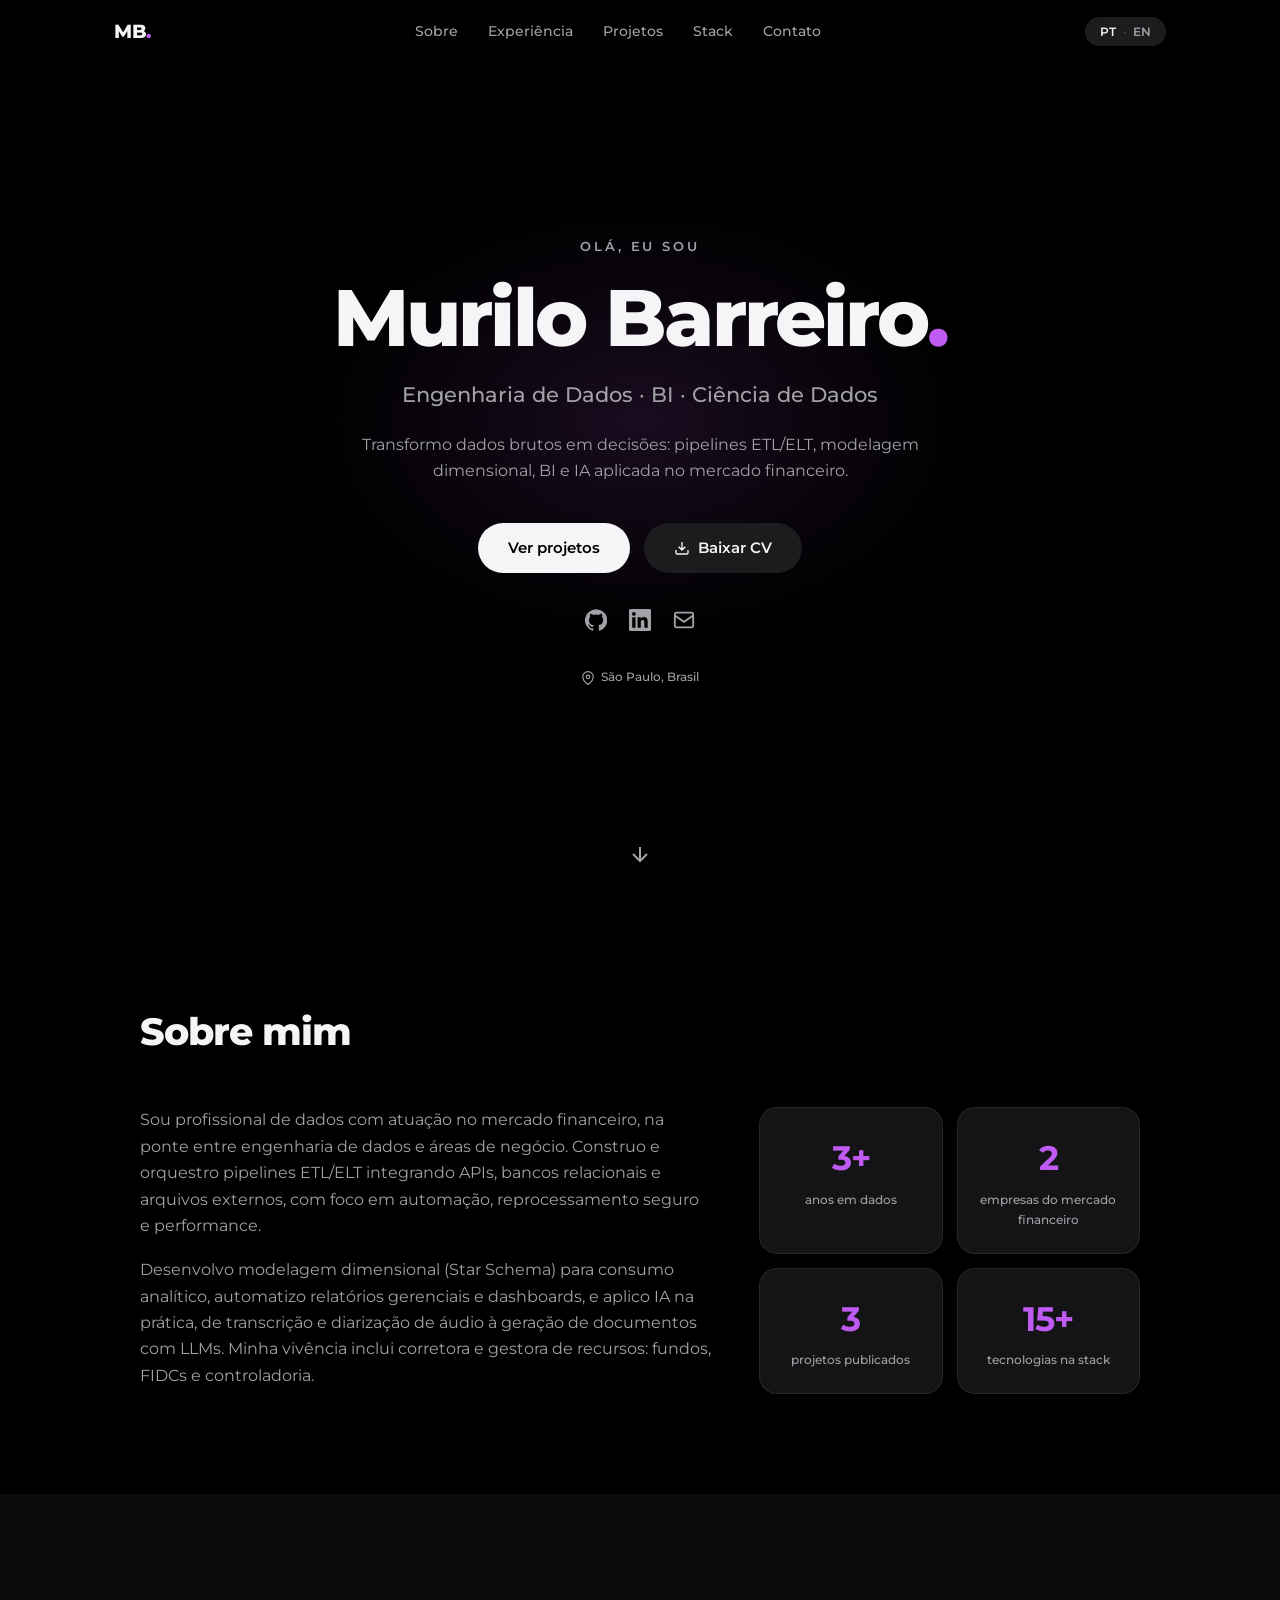
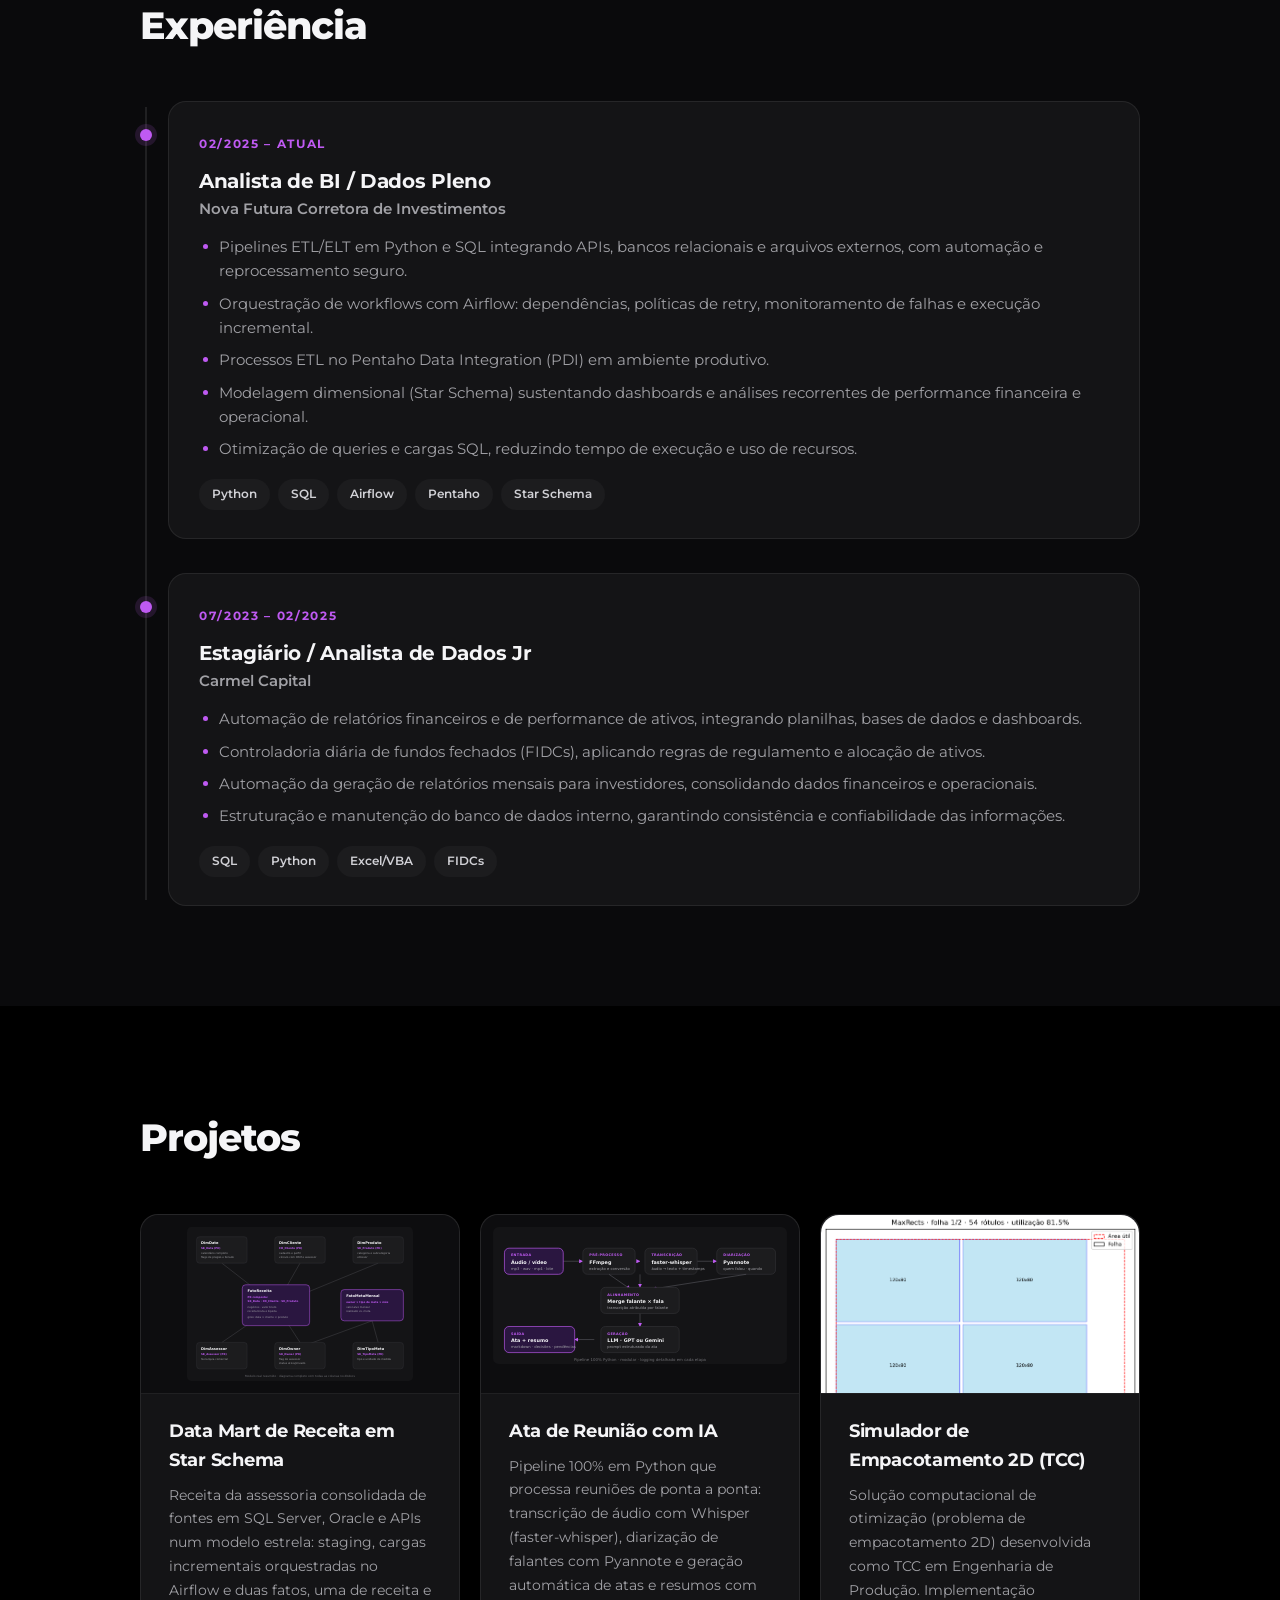
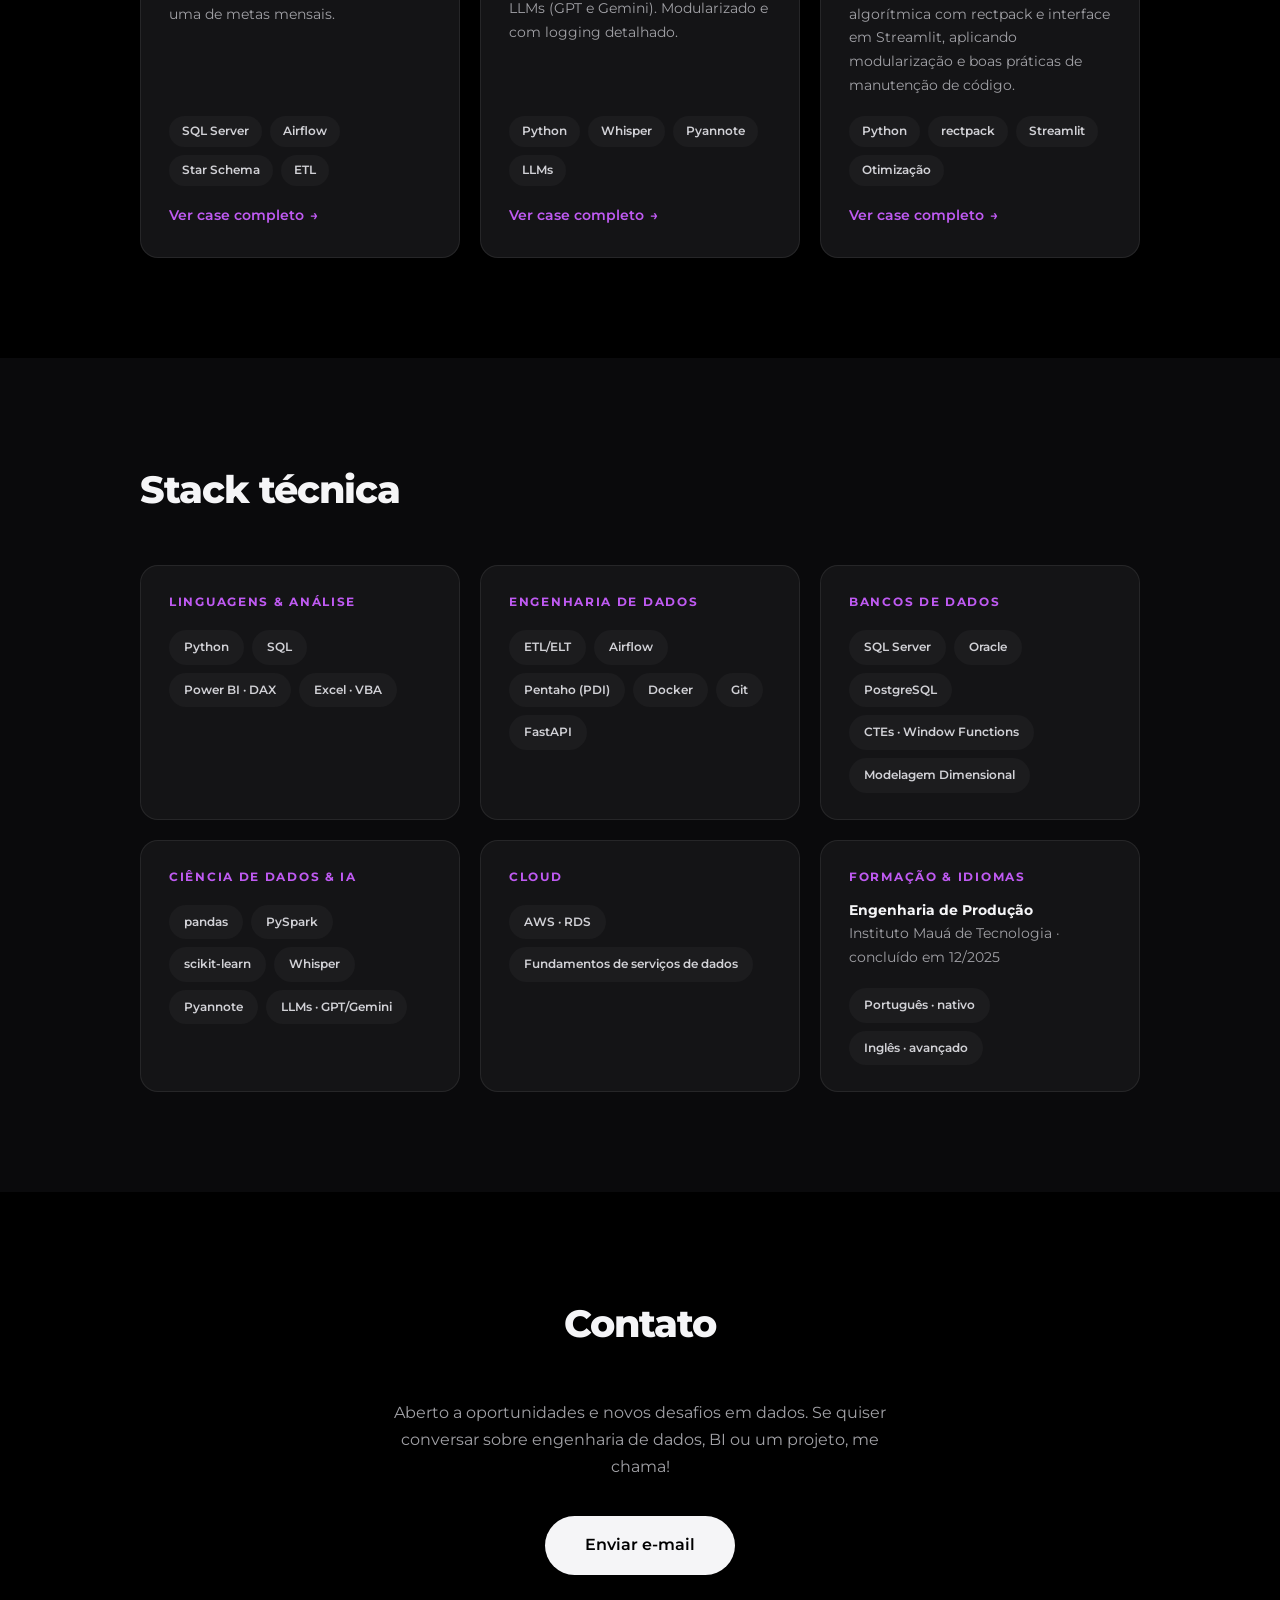
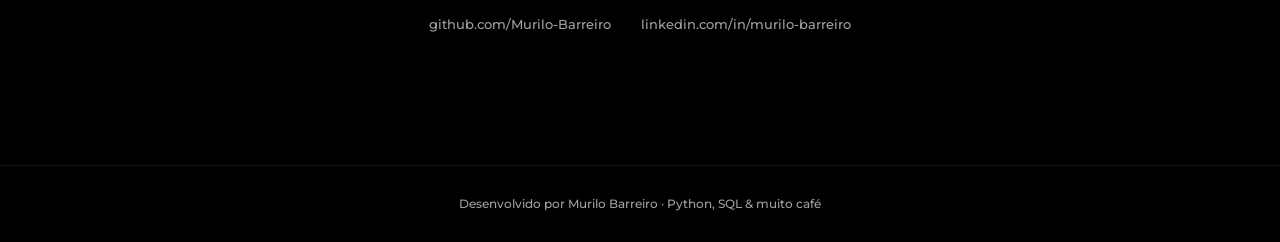
<file: index.html>
<!DOCTYPE html>
<html lang="pt-BR">
<head>
  <meta charset="UTF-8" />
  <meta name="viewport" content="width=device-width, initial-scale=1.0" />
  <meta name="color-scheme" content="dark" />
  <title>Murilo Barreiro · Engenharia de Dados, BI & Ciência de Dados</title>
  <meta name="description" content="Portfólio de Murilo Pereira Barreiro, Engenheiro de Dados e Analista de BI. Python, SQL, Airflow, ETL/ELT, modelagem dimensional e IA aplicada." />
  <meta property="og:title" content="Murilo Barreiro · Portfólio de Dados" />
  <meta property="og:description" content="Pipelines ETL/ELT, modelagem dimensional, BI e IA aplicada no mercado financeiro." />
  <meta property="og:type" content="website" />
  <link rel="preconnect" href="https://fonts.googleapis.com" />
  <link rel="preconnect" href="https://fonts.gstatic.com" crossorigin />
  <link href="https://fonts.googleapis.com/css2?family=Montserrat:wght@400;500;600;700;800&display=swap" rel="stylesheet" />
  <link rel="stylesheet" href="css/styles.css" />
  <link rel="icon" href="data:image/svg+xml,<svg xmlns='http://www.w3.org/2000/svg' viewBox='0 0 100 100'><text y='0.9em' font-size='90'>📊</text></svg>" />
</head>
<body>

  <!-- ============ NAV ============ -->
  <header class="nav" id="nav">
    <div class="nav__inner">
      <a href="#home" class="nav__logo" aria-label="Início">MB<span class="nav__logo-dot">.</span></a>
      <nav class="nav__links" id="navLinks">
        <a href="#sobre" data-i18n="nav.about">Sobre</a>
        <a href="#experiencia" data-i18n="nav.experience">Experiência</a>
        <a href="#projetos" data-i18n="nav.projects">Projetos</a>
        <a href="#stack" data-i18n="nav.stack">Stack</a>
        <a href="#contato" data-i18n="nav.contact">Contato</a>
      </nav>
      <div class="nav__actions">
        <button class="lang-toggle" id="langToggle" aria-label="Switch language">
          <span class="lang-toggle__opt is-active" data-lang="pt">PT</span>
          <span class="lang-toggle__sep">·</span>
          <span class="lang-toggle__opt" data-lang="en">EN</span>
        </button>
        <button class="nav__burger" id="navBurger" aria-label="Menu">
          <span></span><span></span><span></span>
        </button>
      </div>
    </div>
  </header>

  <!-- ============ HERO ============ -->
  <section class="hero" id="home">
    <div class="hero__content">
      <p class="hero__hello" data-i18n="hero.hello">Olá, eu sou</p>
      <h1 class="hero__name">Murilo Barreiro<span class="accent">.</span></h1>
      <p class="hero__roles" data-i18n="hero.roles">Engenharia de Dados · BI · Ciência de Dados</p>
      <p class="hero__tagline" data-i18n="hero.tagline">
        Transformo dados brutos em decisões: pipelines ETL/ELT, modelagem dimensional,
        BI e IA aplicada no mercado financeiro.
      </p>
      <div class="hero__cta">
        <a href="#projetos" class="btn btn--primary" data-i18n="hero.ctaProjects">Ver projetos</a>
        <a href="assets/cv/Murilo-Barreiro-CV-PT.pdf" class="btn btn--ghost" id="cvLink" download>
          <svg viewBox="0 0 24 24" width="16" height="16" fill="none" stroke="currentColor" stroke-width="2"><path d="M21 15v4a2 2 0 0 1-2 2H5a2 2 0 0 1-2-2v-4M7 10l5 5 5-5M12 15V3"/></svg>
          <span data-i18n="hero.ctaCv">Baixar CV</span>
        </a>
      </div>
      <div class="hero__social">
        <a href="https://github.com/Murilo-Barreiro" target="_blank" rel="noopener" aria-label="GitHub">
          <svg viewBox="0 0 24 24" width="22" height="22" fill="currentColor"><path d="M12 .3a12 12 0 0 0-3.8 23.4c.6.1.8-.3.8-.6v-2c-3.3.7-4-1.6-4-1.6-.6-1.4-1.4-1.8-1.4-1.8-1-.7.1-.7.1-.7 1.2 0 1.9 1.2 1.9 1.2 1 1.8 2.8 1.3 3.5 1 0-.8.4-1.3.7-1.6-2.7-.3-5.5-1.3-5.5-6 0-1.2.5-2.3 1.3-3.1-.2-.4-.6-1.6.1-3.2 0 0 1-.3 3.4 1.2a11.5 11.5 0 0 1 6 0c2.3-1.5 3.3-1.2 3.3-1.2.7 1.6.3 2.8.1 3.2.8.8 1.3 1.9 1.3 3.2 0 4.6-2.8 5.6-5.5 5.9.5.4.9 1 .9 2.2v3.3c0 .3.1.7.8.6A12 12 0 0 0 12 .3"/></svg>
        </a>
        <a href="https://linkedin.com/in/murilo-barreiro-a9a9441ab" target="_blank" rel="noopener" aria-label="LinkedIn">
          <svg viewBox="0 0 24 24" width="22" height="22" fill="currentColor"><path d="M20.4 20.5h-3.6v-5.6c0-1.3 0-3-1.8-3s-2.1 1.4-2.1 2.9v5.7H9.4V9h3.4v1.6c.5-.9 1.6-1.9 3.4-1.9 3.6 0 4.2 2.4 4.2 5.5v6.3zM5.3 7.4a2 2 0 1 1 0-4.1 2 2 0 0 1 0 4.1zm1.8 13.1H3.5V9h3.6v11.5zM22.2 0H1.8C.8 0 0 .8 0 1.7v20.6c0 1 .8 1.7 1.8 1.7h20.4c1 0 1.8-.8 1.8-1.7V1.7c0-1-.8-1.7-1.8-1.7z"/></svg>
        </a>
        <a href="mailto:murilobarreiro7@gmail.com" aria-label="E-mail">
          <svg viewBox="0 0 24 24" width="22" height="22" fill="none" stroke="currentColor" stroke-width="2"><rect x="2" y="4" width="20" height="16" rx="2"/><path d="m2 7 10 7L22 7"/></svg>
        </a>
      </div>
      <div class="hero__location mono">
        <svg viewBox="0 0 24 24" width="14" height="14" fill="none" stroke="currentColor" stroke-width="2"><path d="M21 10c0 7-9 13-9 13S3 17 3 10a9 9 0 0 1 18 0z"/><circle cx="12" cy="10" r="3"/></svg>
        São Paulo, Brasil
      </div>
    </div>
    <a href="#sobre" class="hero__scroll" aria-label="Rolar para baixo">
      <svg viewBox="0 0 24 24" width="24" height="24" fill="none" stroke="currentColor" stroke-width="2"><path d="M12 5v14M19 12l-7 7-7-7"/></svg>
    </a>
  </section>

  <main>
    <!-- ============ SOBRE ============ -->
    <section class="section" id="sobre">
      <div class="section__inner reveal">
        <h2 class="section__title" data-i18n="about.title">Sobre mim</h2>
        <div class="about">
          <div class="about__text">
            <p data-i18n="about.p1">
              Sou profissional de dados com atuação no mercado financeiro, na ponte entre
              engenharia de dados e áreas de negócio. Construo e orquestro pipelines ETL/ELT
              integrando APIs, bancos relacionais e arquivos externos, com foco em automação,
              reprocessamento seguro e performance.
            </p>
            <p data-i18n="about.p2">
              Desenvolvo modelagem dimensional (Star Schema) para consumo analítico, automatizo
              relatórios gerenciais e dashboards, e aplico IA na prática, de transcrição e
              diarização de áudio à geração de documentos com LLMs. Minha vivência inclui
              corretora e gestora de recursos: fundos, FIDCs e controladoria.
            </p>
          </div>
          <div class="about__stats">
            <div class="stat">
              <span class="stat__value mono" data-count="3">0</span><span class="stat__plus mono">+</span>
              <span class="stat__label" data-i18n="about.stat1">anos em dados</span>
            </div>
            <div class="stat">
              <span class="stat__value mono" data-count="2">0</span>
              <span class="stat__label" data-i18n="about.stat2">empresas do mercado financeiro</span>
            </div>
            <div class="stat">
              <span class="stat__value mono" data-count="3">0</span>
              <span class="stat__label" data-i18n="about.stat3">projetos publicados</span>
            </div>
            <div class="stat">
              <span class="stat__value mono" data-count="15">0</span><span class="stat__plus mono">+</span>
              <span class="stat__label" data-i18n="about.stat4">tecnologias na stack</span>
            </div>
          </div>
        </div>
      </div>
    </section>

    <!-- ============ EXPERIÊNCIA ============ -->
    <section class="section" id="experiencia">
      <div class="section__inner reveal">
        <h2 class="section__title" data-i18n="exp.title">Experiência</h2>
        <div class="timeline">

          <article class="timeline__item">
            <div class="timeline__marker"></div>
            <div class="timeline__card card">
              <span class="timeline__period mono" data-i18n="exp.j1.period">02/2025 – Atual</span>
              <h3 class="timeline__role" data-i18n="exp.j1.role">Analista de BI / Dados Pleno</h3>
              <p class="timeline__company">Nova Futura Corretora de Investimentos</p>
              <ul class="timeline__list">
                <li data-i18n="exp.j1.b1">Pipelines ETL/ELT em Python e SQL integrando APIs, bancos relacionais e arquivos externos, com automação e reprocessamento seguro.</li>
                <li data-i18n="exp.j1.b2">Orquestração de workflows com Airflow: dependências, políticas de retry, monitoramento de falhas e execução incremental.</li>
                <li data-i18n="exp.j1.b3">Processos ETL no Pentaho Data Integration (PDI) em ambiente produtivo.</li>
                <li data-i18n="exp.j1.b4">Modelagem dimensional (Star Schema) sustentando dashboards e análises recorrentes de performance financeira e operacional.</li>
                <li data-i18n="exp.j1.b5">Otimização de queries e cargas SQL, reduzindo tempo de execução e uso de recursos.</li>
              </ul>
              <div class="tags">
                <span class="tag">Python</span><span class="tag">SQL</span><span class="tag">Airflow</span><span class="tag">Pentaho</span><span class="tag">Star Schema</span>
              </div>
            </div>
          </article>

          <article class="timeline__item">
            <div class="timeline__marker"></div>
            <div class="timeline__card card">
              <span class="timeline__period mono">07/2023 – 02/2025</span>
              <h3 class="timeline__role" data-i18n="exp.j2.role">Estagiário / Analista de Dados Jr</h3>
              <p class="timeline__company">Carmel Capital</p>
              <ul class="timeline__list">
                <li data-i18n="exp.j2.b1">Automação de relatórios financeiros e de performance de ativos, integrando planilhas, bases de dados e dashboards.</li>
                <li data-i18n="exp.j2.b2">Controladoria diária de fundos fechados (FIDCs), aplicando regras de regulamento e alocação de ativos.</li>
                <li data-i18n="exp.j2.b3">Automação da geração de relatórios mensais para investidores, consolidando dados financeiros e operacionais.</li>
                <li data-i18n="exp.j2.b4">Estruturação e manutenção do banco de dados interno, garantindo consistência e confiabilidade das informações.</li>
              </ul>
              <div class="tags">
                <span class="tag">SQL</span><span class="tag">Python</span><span class="tag">Excel/VBA</span><span class="tag">FIDCs</span>
              </div>
            </div>
          </article>

        </div>
      </div>
    </section>

    <!-- ============ PROJETOS ============ -->
    <section class="section" id="projetos">
      <div class="section__inner reveal">
        <h2 class="section__title" data-i18n="proj.title">Projetos</h2>
        <div class="projects">

          <article class="project card">
            <a href="projetos/datamart.html" class="project__cover project__cover--diagram">
              <img src="assets/img/datamart-star-schema.svg" alt="Diagrama star schema do datamart" loading="lazy" />
            </a>
            <h3 class="project__name" data-i18n="proj.p1.name">Data Mart de Receita em Star Schema</h3>
            <p class="project__desc" data-i18n="proj.p1.desc">
              Receita da assessoria consolidada de fontes em SQL Server, Oracle e APIs num modelo
              estrela: staging, cargas incrementais orquestradas no Airflow e duas fatos, uma de
              receita e uma de metas mensais.
            </p>
            <div class="tags">
              <span class="tag">SQL Server</span><span class="tag">Airflow</span><span class="tag">Star Schema</span><span class="tag">ETL</span>
            </div>
            <a href="projetos/datamart.html" class="project__case"><span data-i18n="proj.case1">Ver case completo</span> →</a>
          </article>

          <article class="project card">
            <a href="projetos/ata-ia.html" class="project__cover project__cover--diagram">
              <img src="assets/img/ata-pipeline.svg" alt="Diagrama do pipeline de transcrição e diarização" loading="lazy" />
            </a>
            <h3 class="project__name" data-i18n="proj.p2.name">Ata de Reunião com IA</h3>
            <p class="project__desc" data-i18n="proj.p2.desc">
              Pipeline 100% em Python que processa reuniões de ponta a ponta: transcrição de áudio
              com Whisper (faster-whisper), diarização de falantes com Pyannote e geração automática
              de atas e resumos com LLMs (GPT e Gemini). Modularizado e com logging detalhado.
            </p>
            <div class="tags">
              <span class="tag">Python</span><span class="tag">Whisper</span><span class="tag">Pyannote</span><span class="tag">LLMs</span>
            </div>
            <a href="projetos/ata-ia.html" class="project__case"><span data-i18n="proj.case2">Ver case completo</span> →</a>
          </article>

          <article class="project card">
            <a href="projetos/simulador.html" class="project__cover">
              <img src="assets/img/sim-layout-maxrects.png" alt="Layout de corte gerado pelo simulador" loading="lazy" />
            </a>
            <h3 class="project__name" data-i18n="proj.p3.name">Simulador de Empacotamento 2D (TCC)</h3>
            <p class="project__desc" data-i18n="proj.p3.desc">
              Solução computacional de otimização (problema de empacotamento 2D) desenvolvida como
              TCC em Engenharia de Produção. Implementação algorítmica com rectpack e interface em
              Streamlit, aplicando modularização e boas práticas de manutenção de código.
            </p>
            <div class="tags">
              <span class="tag">Python</span><span class="tag">rectpack</span><span class="tag">Streamlit</span><span class="tag" data-i18n="proj.p3.tag4">Otimização</span>
            </div>
            <a href="projetos/simulador.html" class="project__case"><span data-i18n="proj.case3">Ver case completo</span> →</a>
          </article>

        </div>
      </div>
    </section>

    <!-- ============ STACK ============ -->
    <section class="section" id="stack">
      <div class="section__inner reveal">
        <h2 class="section__title" data-i18n="stack.title">Stack técnica</h2>
        <div class="stack">

          <div class="stack__group card">
            <h3 class="stack__name mono" data-i18n="stack.g1">Linguagens & Análise</h3>
            <div class="tags tags--lg">
              <span class="tag">Python</span><span class="tag">SQL</span><span class="tag">Power BI · DAX</span><span class="tag">Excel · VBA</span>
            </div>
          </div>

          <div class="stack__group card">
            <h3 class="stack__name mono" data-i18n="stack.g2">Engenharia de Dados</h3>
            <div class="tags tags--lg">
              <span class="tag">ETL/ELT</span><span class="tag">Airflow</span><span class="tag">Pentaho (PDI)</span><span class="tag">Docker</span><span class="tag">Git</span><span class="tag">FastAPI</span>
            </div>
          </div>

          <div class="stack__group card">
            <h3 class="stack__name mono" data-i18n="stack.g3">Bancos de Dados</h3>
            <div class="tags tags--lg">
              <span class="tag">SQL Server</span><span class="tag">Oracle</span><span class="tag">PostgreSQL</span><span class="tag">CTEs · Window Functions</span><span class="tag" data-i18n="stack.g3.t5">Modelagem Dimensional</span>
            </div>
          </div>

          <div class="stack__group card">
            <h3 class="stack__name mono" data-i18n="stack.g4">Ciência de Dados & IA</h3>
            <div class="tags tags--lg">
              <span class="tag">pandas</span><span class="tag">PySpark</span><span class="tag">scikit-learn</span><span class="tag">Whisper</span><span class="tag">Pyannote</span><span class="tag">LLMs · GPT/Gemini</span>
            </div>
          </div>

          <div class="stack__group card">
            <h3 class="stack__name mono">Cloud</h3>
            <div class="tags tags--lg">
              <span class="tag">AWS · RDS</span><span class="tag" data-i18n="stack.g5.t2">Fundamentos de serviços de dados</span>
            </div>
          </div>

          <div class="stack__group card">
            <h3 class="stack__name mono" data-i18n="stack.g6">Formação & Idiomas</h3>
            <p class="stack__edu">
              <strong data-i18n="edu.degree">Engenharia de Produção</strong><br />
              Instituto Mauá de Tecnologia · <span data-i18n="edu.year">concluído em 12/2025</span>
            </p>
            <div class="tags tags--lg">
              <span class="tag" data-i18n="edu.lang1">Português · nativo</span><span class="tag" data-i18n="edu.lang2">Inglês · avançado</span>
            </div>
          </div>

        </div>
      </div>
    </section>

    <!-- ============ CONTATO ============ -->
    <section class="section section--contact" id="contato">
      <div class="section__inner reveal">
        <h2 class="section__title section__title--center" data-i18n="contact.title">Contato</h2>
        <p class="contact__text" data-i18n="contact.text">
          Aberto a oportunidades e novos desafios em dados. Se quiser conversar sobre
          engenharia de dados, BI ou um projeto, me chama!
        </p>
        <a href="mailto:murilobarreiro7@gmail.com" class="btn btn--primary btn--lg" data-i18n="contact.cta">Enviar e-mail</a>
        <div class="contact__links mono">
          <a href="https://github.com/Murilo-Barreiro" target="_blank" rel="noopener">github.com/Murilo-Barreiro</a>
          <a href="https://linkedin.com/in/murilo-barreiro-a9a9441ab" target="_blank" rel="noopener">linkedin.com/in/murilo-barreiro</a>
        </div>
      </div>
    </section>
  </main>

  <footer class="footer mono">
    <p data-i18n="footer.text">Desenvolvido por Murilo Barreiro · Python, SQL & muito café</p>
  </footer>

  <script src="js/main.js"></script>
</body>
</html>
</file>
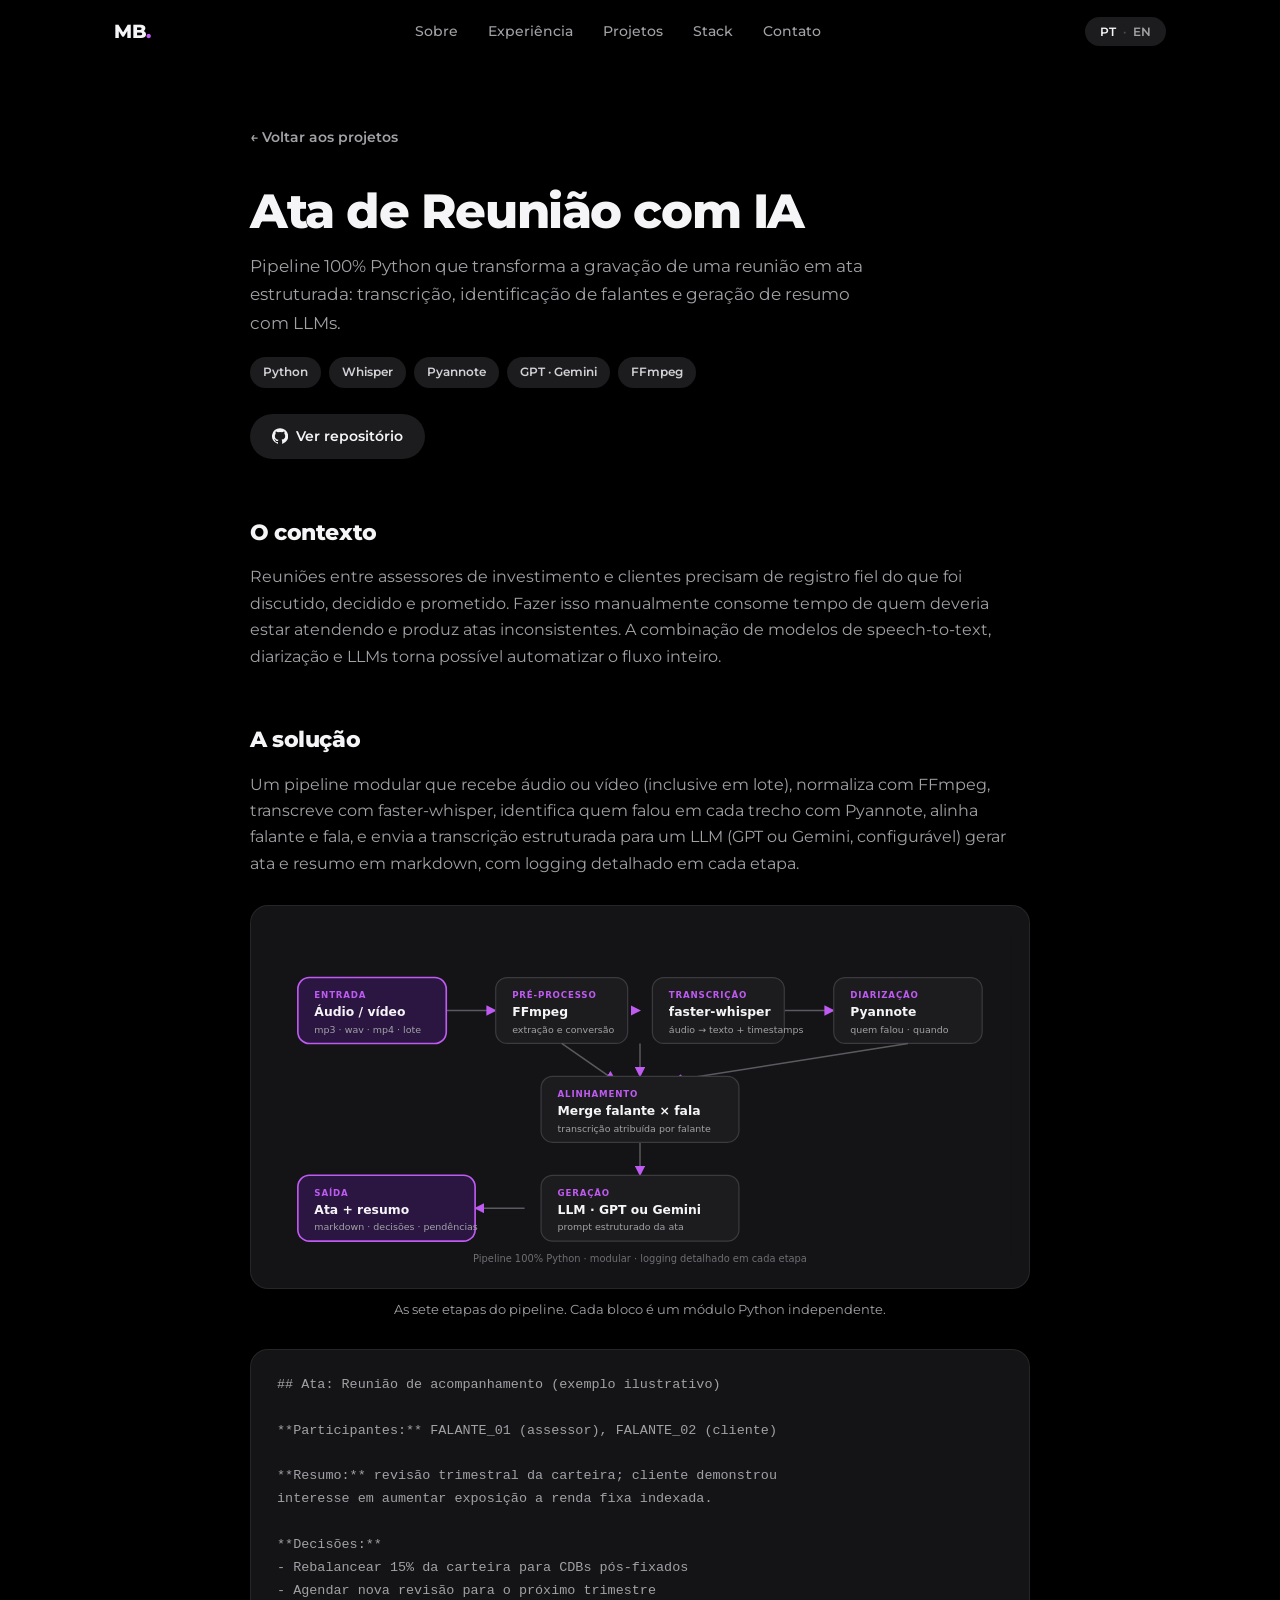
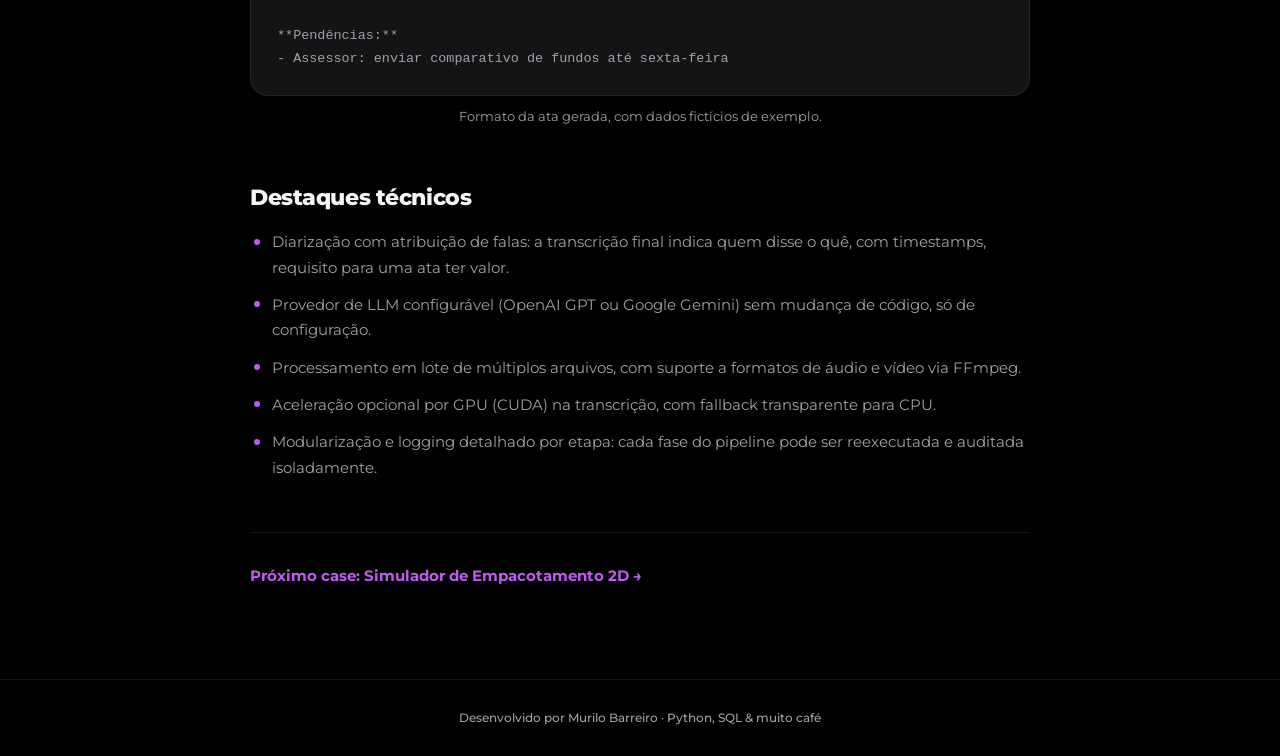
<file: projetos/ata-ia.html>
<!DOCTYPE html>
<html lang="pt-BR">
<head>
  <meta charset="UTF-8" />
  <meta name="viewport" content="width=device-width, initial-scale=1.0" />
  <meta name="color-scheme" content="dark" />
  <title>Ata de Reunião com IA · Murilo Barreiro</title>
  <meta name="description" content="Case study: pipeline Python de transcrição, diarização e geração de atas de reunião com IA." />
  <link rel="preconnect" href="https://fonts.googleapis.com" />
  <link rel="preconnect" href="https://fonts.gstatic.com" crossorigin />
  <link href="https://fonts.googleapis.com/css2?family=Montserrat:wght@400;500;600;700;800&display=swap" rel="stylesheet" />
  <link rel="stylesheet" href="../css/styles.css" />
  <link rel="icon" href="data:image/svg+xml,<svg xmlns='http://www.w3.org/2000/svg' viewBox='0 0 100 100'><text y='0.9em' font-size='90'>📊</text></svg>" />
</head>
<body>

  <header class="nav" id="nav">
    <div class="nav__inner">
      <a href="../index.html" class="nav__logo" aria-label="Início">MB<span class="nav__logo-dot">.</span></a>
      <nav class="nav__links" id="navLinks">
        <a href="../index.html#sobre" data-i18n="nav.about">Sobre</a>
        <a href="../index.html#experiencia" data-i18n="nav.experience">Experiência</a>
        <a href="../index.html#projetos" data-i18n="nav.projects">Projetos</a>
        <a href="../index.html#stack" data-i18n="nav.stack">Stack</a>
        <a href="../index.html#contato" data-i18n="nav.contact">Contato</a>
      </nav>
      <div class="nav__actions">
        <button class="lang-toggle" id="langToggle" aria-label="Switch language">
          <span class="lang-toggle__opt is-active" data-lang="pt">PT</span>
          <span class="lang-toggle__sep">·</span>
          <span class="lang-toggle__opt" data-lang="en">EN</span>
        </button>
        <button class="nav__burger" id="navBurger" aria-label="Menu">
          <span></span><span></span><span></span>
        </button>
      </div>
    </div>
  </header>

  <main class="case">
    <div class="case__inner">
      <a href="../index.html#projetos" class="case__back" data-i18n="case.back">← Voltar aos projetos</a>

      <header class="case__hero">
        <h1 class="case__title" data-i18n="case.ata.title">Ata de Reunião com IA</h1>
        <p class="case__subtitle" data-i18n="case.ata.subtitle">
          Pipeline 100% Python que transforma a gravação de uma reunião em ata estruturada:
          transcrição, identificação de falantes e geração de resumo com LLMs.
        </p>
        <div class="tags">
          <span class="tag">Python</span><span class="tag">Whisper</span><span class="tag">Pyannote</span><span class="tag">GPT · Gemini</span><span class="tag">FFmpeg</span>
        </div>
        <div class="case__links">
          <a href="https://github.com/Murilo-Barreiro/transcricao-e-diarizacao" target="_blank" rel="noopener" class="btn btn--ghost">
            <svg viewBox="0 0 24 24" width="16" height="16" fill="currentColor"><path d="M12 .3a12 12 0 0 0-3.8 23.4c.6.1.8-.3.8-.6v-2c-3.3.7-4-1.6-4-1.6-.6-1.4-1.4-1.8-1.4-1.8-1-.7.1-.7.1-.7 1.2 0 1.9 1.2 1.9 1.2 1 1.8 2.8 1.3 3.5 1 0-.8.4-1.3.7-1.6-2.7-.3-5.5-1.3-5.5-6 0-1.2.5-2.3 1.3-3.1-.2-.4-.6-1.6.1-3.2 0 0 1-.3 3.4 1.2a11.5 11.5 0 0 1 6 0c2.3-1.5 3.3-1.2 3.3-1.2.7 1.6.3 2.8.1 3.2.8.8 1.3 1.9 1.3 3.2 0 4.6-2.8 5.6-5.5 5.9.5.4.9 1 .9 2.2v3.3c0 .3.1.7.8.6A12 12 0 0 0 12 .3"/></svg>
            <span data-i18n="case.repo2">Ver repositório</span>
          </a>
        </div>
      </header>

      <section class="case__section">
        <h2 data-i18n="case.ctxTitle2">O contexto</h2>
        <p data-i18n="case.ata.ctx">
          Reuniões entre assessores de investimento e clientes precisam de registro fiel do
          que foi discutido, decidido e prometido. Fazer isso manualmente consome tempo de quem
          deveria estar atendendo e produz atas inconsistentes. A combinação de modelos de
          speech-to-text, diarização e LLMs torna possível automatizar o fluxo inteiro.
        </p>
      </section>

      <section class="case__section">
        <h2 data-i18n="case.solTitle2">A solução</h2>
        <p data-i18n="case.ata.sol">
          Um pipeline modular que recebe áudio ou vídeo (inclusive em lote), normaliza com
          FFmpeg, transcreve com faster-whisper, identifica quem falou em cada trecho com
          Pyannote, alinha falante e fala, e envia a transcrição estruturada para um LLM
          (GPT ou Gemini, configurável) gerar ata e resumo em markdown, com logging detalhado
          em cada etapa.
        </p>
        <figure class="case__figure case__figure--diagram">
          <img src="../assets/img/ata-pipeline.svg" alt="Diagrama do pipeline: áudio, FFmpeg, Whisper, Pyannote, merge, LLM, ata" loading="lazy" />
          <figcaption data-i18n="case.ata.fig1">
            As sete etapas do pipeline. Cada bloco é um módulo Python independente.
          </figcaption>
        </figure>
        <figure class="case__figure">
          <pre class="case__sample" data-i18n="case.ata.sample">## Ata: Reunião de acompanhamento (exemplo ilustrativo)

**Participantes:** FALANTE_01 (assessor), FALANTE_02 (cliente)

**Resumo:** revisão trimestral da carteira; cliente demonstrou
interesse em aumentar exposição a renda fixa indexada.

**Decisões:**
- Rebalancear 15% da carteira para CDBs pós-fixados
- Agendar nova revisão para o próximo trimestre

**Pendências:**
- Assessor: enviar comparativo de fundos até sexta-feira</pre>
          <figcaption data-i18n="case.ata.fig2">
            Formato da ata gerada, com dados fictícios de exemplo.
          </figcaption>
        </figure>
      </section>

      <section class="case__section">
        <h2 data-i18n="case.hlTitle2">Destaques técnicos</h2>
        <ul class="case__list">
          <li data-i18n="case.ata.h1">Diarização com atribuição de falas: a transcrição final indica quem disse o quê, com timestamps, requisito para uma ata ter valor.</li>
          <li data-i18n="case.ata.h2">Provedor de LLM configurável (OpenAI GPT ou Google Gemini) sem mudança de código, só de configuração.</li>
          <li data-i18n="case.ata.h3">Processamento em lote de múltiplos arquivos, com suporte a formatos de áudio e vídeo via FFmpeg.</li>
          <li data-i18n="case.ata.h4">Aceleração opcional por GPU (CUDA) na transcrição, com fallback transparente para CPU.</li>
          <li data-i18n="case.ata.h5">Modularização e logging detalhado por etapa: cada fase do pipeline pode ser reexecutada e auditada isoladamente.</li>
        </ul>
      </section>

      <nav class="case__nav">
        <a href="simulador.html" class="case__nav-link" data-i18n="case.next.sim">Próximo case: Simulador de Empacotamento 2D →</a>
      </nav>
    </div>
  </main>

  <footer class="footer">
    <p data-i18n="footer.text">Desenvolvido por Murilo Barreiro · Python, SQL & muito café</p>
  </footer>

  <script src="../js/main.js"></script>
</body>
</html>
</file>
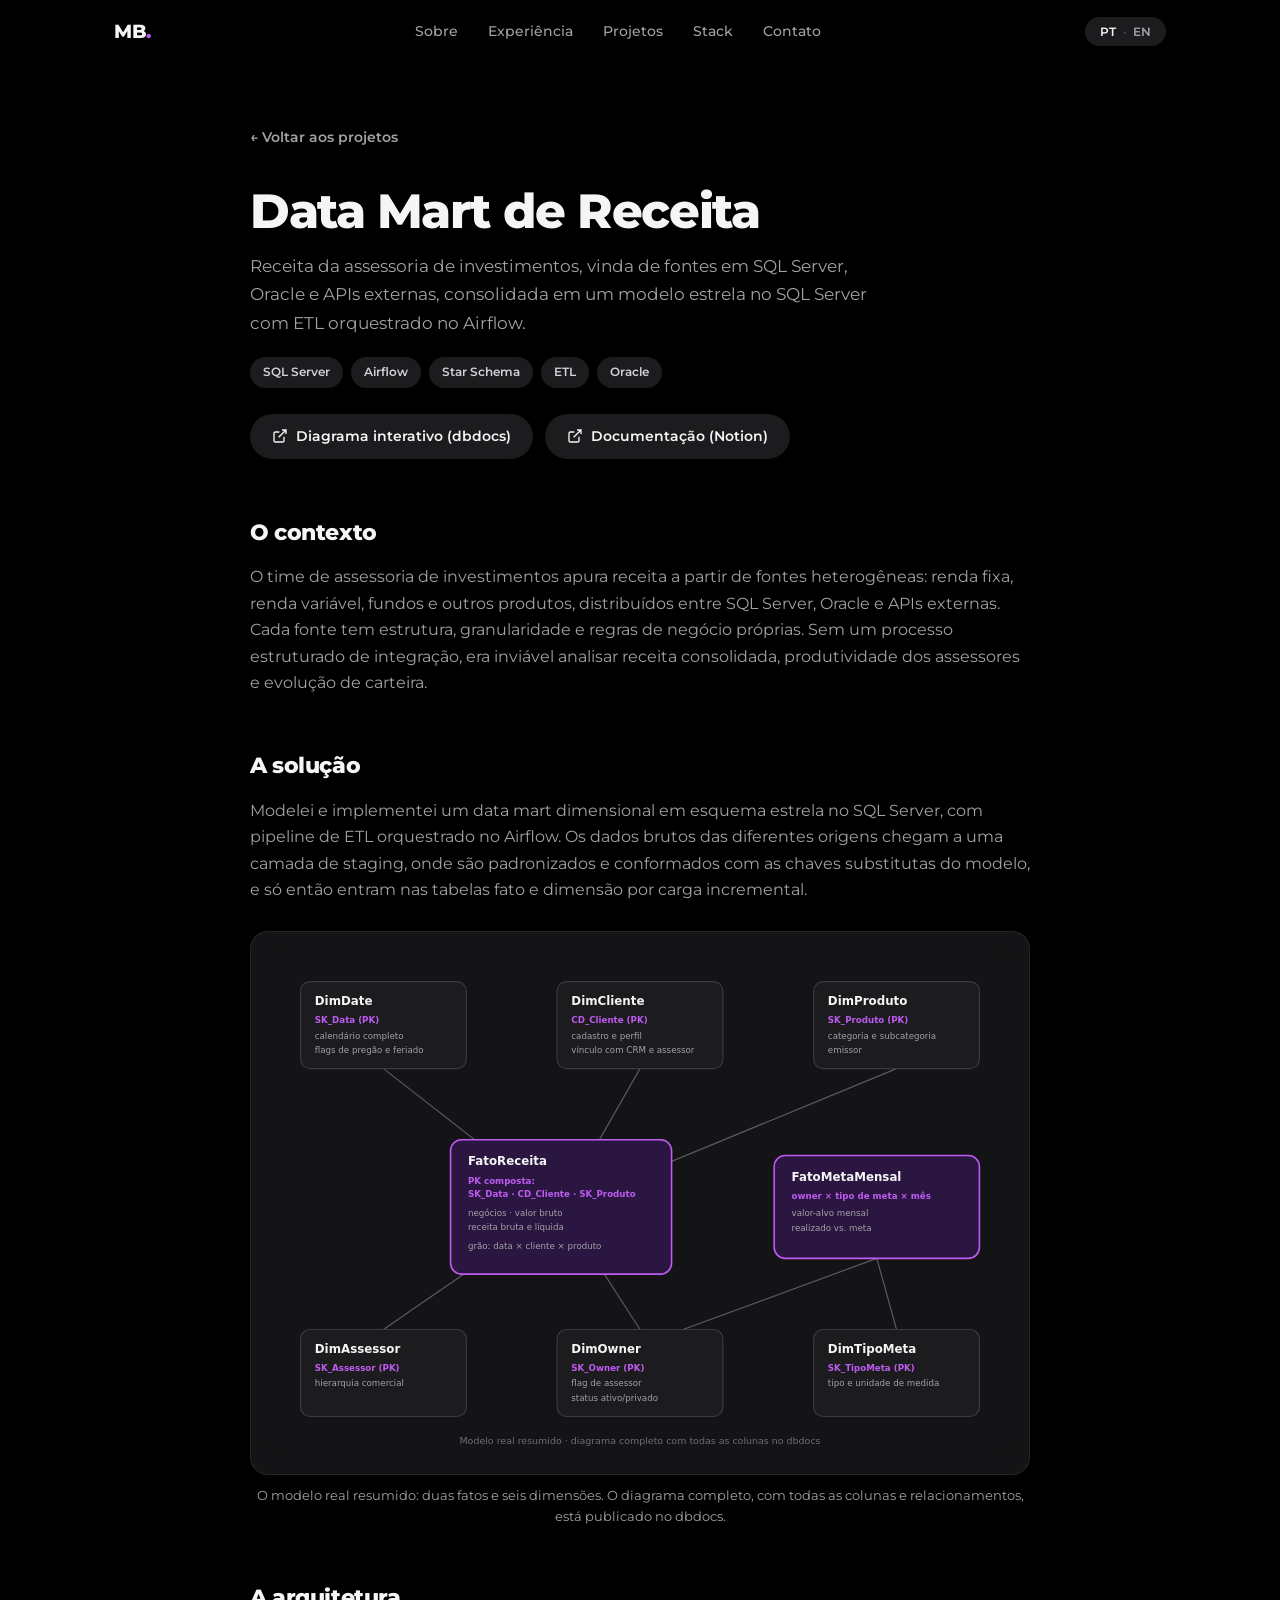
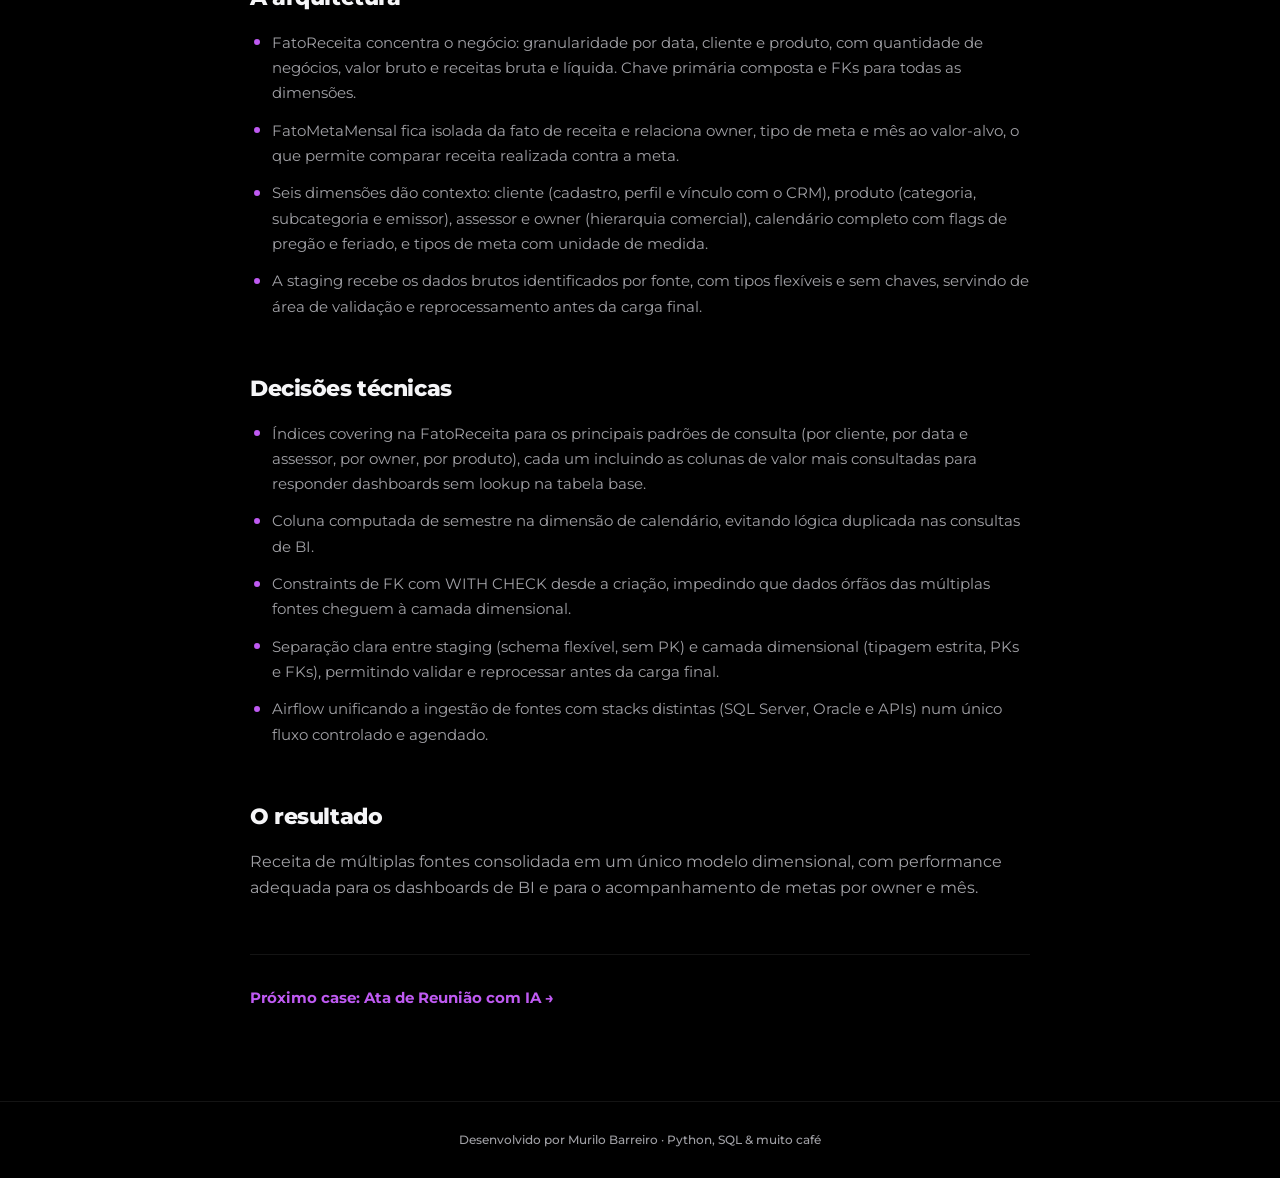
<file: projetos/datamart.html>
<!DOCTYPE html>
<html lang="pt-BR">
<head>
  <meta charset="UTF-8" />
  <meta name="viewport" content="width=device-width, initial-scale=1.0" />
  <meta name="color-scheme" content="dark" />
  <title>Data Mart de Receita · Murilo Barreiro</title>
  <meta name="description" content="Case study: data mart dimensional de receita da assessoria de investimentos, com ETL orquestrado no Airflow e modelo estrela no SQL Server." />
  <link rel="preconnect" href="https://fonts.googleapis.com" />
  <link rel="preconnect" href="https://fonts.gstatic.com" crossorigin />
  <link href="https://fonts.googleapis.com/css2?family=Montserrat:wght@400;500;600;700;800&display=swap" rel="stylesheet" />
  <link rel="stylesheet" href="../css/styles.css" />
  <link rel="icon" href="data:image/svg+xml,<svg xmlns='http://www.w3.org/2000/svg' viewBox='0 0 100 100'><text y='0.9em' font-size='90'>📊</text></svg>" />
</head>
<body>

  <header class="nav" id="nav">
    <div class="nav__inner">
      <a href="../index.html" class="nav__logo" aria-label="Início">MB<span class="nav__logo-dot">.</span></a>
      <nav class="nav__links" id="navLinks">
        <a href="../index.html#sobre" data-i18n="nav.about">Sobre</a>
        <a href="../index.html#experiencia" data-i18n="nav.experience">Experiência</a>
        <a href="../index.html#projetos" data-i18n="nav.projects">Projetos</a>
        <a href="../index.html#stack" data-i18n="nav.stack">Stack</a>
        <a href="../index.html#contato" data-i18n="nav.contact">Contato</a>
      </nav>
      <div class="nav__actions">
        <button class="lang-toggle" id="langToggle" aria-label="Switch language">
          <span class="lang-toggle__opt is-active" data-lang="pt">PT</span>
          <span class="lang-toggle__sep">·</span>
          <span class="lang-toggle__opt" data-lang="en">EN</span>
        </button>
        <button class="nav__burger" id="navBurger" aria-label="Menu">
          <span></span><span></span><span></span>
        </button>
      </div>
    </div>
  </header>

  <main class="case">
    <div class="case__inner">
      <a href="../index.html#projetos" class="case__back" data-i18n="case.back">← Voltar aos projetos</a>

      <header class="case__hero">
        <h1 class="case__title" data-i18n="case.dm.title">Data Mart de Receita</h1>
        <p class="case__subtitle" data-i18n="case.dm.subtitle">
          Receita da assessoria de investimentos, vinda de fontes em SQL Server, Oracle e APIs
          externas, consolidada em um modelo estrela no SQL Server com ETL orquestrado no Airflow.
        </p>
        <div class="tags">
          <span class="tag">SQL Server</span><span class="tag">Airflow</span><span class="tag">Star Schema</span><span class="tag">ETL</span><span class="tag">Oracle</span>
        </div>
        <div class="case__links">
          <a href="https://dbdocs.io/murilobarreiro7/Projeto-Datamart" target="_blank" rel="noopener" class="btn btn--ghost">
            <svg viewBox="0 0 24 24" width="16" height="16" fill="none" stroke="currentColor" stroke-width="2"><path d="M18 13v6a2 2 0 0 1-2 2H5a2 2 0 0 1-2-2V8a2 2 0 0 1 2-2h6M15 3h6v6M10 14 21 3"/></svg>
            <span data-i18n="case.dm.link1">Diagrama interativo (dbdocs)</span>
          </a>
          <a href="https://notion.so/2fc0d6fd969c809cac19ce4f2071e52c" target="_blank" rel="noopener" class="btn btn--ghost">
            <svg viewBox="0 0 24 24" width="16" height="16" fill="none" stroke="currentColor" stroke-width="2"><path d="M18 13v6a2 2 0 0 1-2 2H5a2 2 0 0 1-2-2V8a2 2 0 0 1 2-2h6M15 3h6v6M10 14 21 3"/></svg>
            <span data-i18n="case.dm.link2">Documentação (Notion)</span>
          </a>
        </div>
      </header>

      <section class="case__section">
        <h2 data-i18n="case.ctxTitle">O contexto</h2>
        <p data-i18n="case.dm.ctx">
          O time de assessoria de investimentos apura receita a partir de fontes heterogêneas:
          renda fixa, renda variável, fundos e outros produtos, distribuídos entre SQL Server,
          Oracle e APIs externas. Cada fonte tem estrutura, granularidade e regras de negócio
          próprias. Sem um processo estruturado de integração, era inviável analisar receita
          consolidada, produtividade dos assessores e evolução de carteira.
        </p>
      </section>

      <section class="case__section">
        <h2 data-i18n="case.solTitle">A solução</h2>
        <p data-i18n="case.dm.sol">
          Modelei e implementei um data mart dimensional em esquema estrela no SQL Server, com
          pipeline de ETL orquestrado no Airflow. Os dados brutos das diferentes origens chegam
          a uma camada de staging, onde são padronizados e conformados com as chaves substitutas
          do modelo, e só então entram nas tabelas fato e dimensão por carga incremental.
        </p>
        <figure class="case__figure case__figure--diagram">
          <img src="../assets/img/datamart-star-schema.svg" alt="Diagrama do modelo estrela: FatoReceita e FatoMetaMensal com as dimensões de data, cliente, produto, assessor, owner e tipo de meta" loading="lazy" />
          <figcaption data-i18n="case.dm.fig1">
            O modelo real resumido: duas fatos e seis dimensões. O diagrama completo, com todas
            as colunas e relacionamentos, está publicado no dbdocs.
          </figcaption>
        </figure>
      </section>

      <section class="case__section">
        <h2 data-i18n="case.dm.archTitle">A arquitetura</h2>
        <ul class="case__list">
          <li data-i18n="case.dm.a1">FatoReceita concentra o negócio: granularidade por data, cliente e produto, com quantidade de negócios, valor bruto e receitas bruta e líquida. Chave primária composta e FKs para todas as dimensões.</li>
          <li data-i18n="case.dm.a2">FatoMetaMensal fica isolada da fato de receita e relaciona owner, tipo de meta e mês ao valor-alvo, o que permite comparar receita realizada contra a meta.</li>
          <li data-i18n="case.dm.a3">Seis dimensões dão contexto: cliente (cadastro, perfil e vínculo com o CRM), produto (categoria, subcategoria e emissor), assessor e owner (hierarquia comercial), calendário completo com flags de pregão e feriado, e tipos de meta com unidade de medida.</li>
          <li data-i18n="case.dm.a4">A staging recebe os dados brutos identificados por fonte, com tipos flexíveis e sem chaves, servindo de área de validação e reprocessamento antes da carga final.</li>
        </ul>
      </section>

      <section class="case__section">
        <h2 data-i18n="case.dm.decTitle">Decisões técnicas</h2>
        <ul class="case__list">
          <li data-i18n="case.dm.h1">Índices covering na FatoReceita para os principais padrões de consulta (por cliente, por data e assessor, por owner, por produto), cada um incluindo as colunas de valor mais consultadas para responder dashboards sem lookup na tabela base.</li>
          <li data-i18n="case.dm.h2">Coluna computada de semestre na dimensão de calendário, evitando lógica duplicada nas consultas de BI.</li>
          <li data-i18n="case.dm.h3">Constraints de FK com WITH CHECK desde a criação, impedindo que dados órfãos das múltiplas fontes cheguem à camada dimensional.</li>
          <li data-i18n="case.dm.h4">Separação clara entre staging (schema flexível, sem PK) e camada dimensional (tipagem estrita, PKs e FKs), permitindo validar e reprocessar antes da carga final.</li>
          <li data-i18n="case.dm.h5">Airflow unificando a ingestão de fontes com stacks distintas (SQL Server, Oracle e APIs) num único fluxo controlado e agendado.</li>
        </ul>
      </section>

      <section class="case__section">
        <h2 data-i18n="case.dm.resTitle">O resultado</h2>
        <p data-i18n="case.dm.res">
          Receita de múltiplas fontes consolidada em um único modelo dimensional, com performance
          adequada para os dashboards de BI e para o acompanhamento de metas por owner e mês.
        </p>
      </section>

      <nav class="case__nav">
        <a href="ata-ia.html" class="case__nav-link" data-i18n="case.next.ata">Próximo case: Ata de Reunião com IA →</a>
      </nav>
    </div>
  </main>

  <footer class="footer">
    <p data-i18n="footer.text">Desenvolvido por Murilo Barreiro · Python, SQL & muito café</p>
  </footer>

  <script src="../js/main.js"></script>
</body>
</html>
</file>
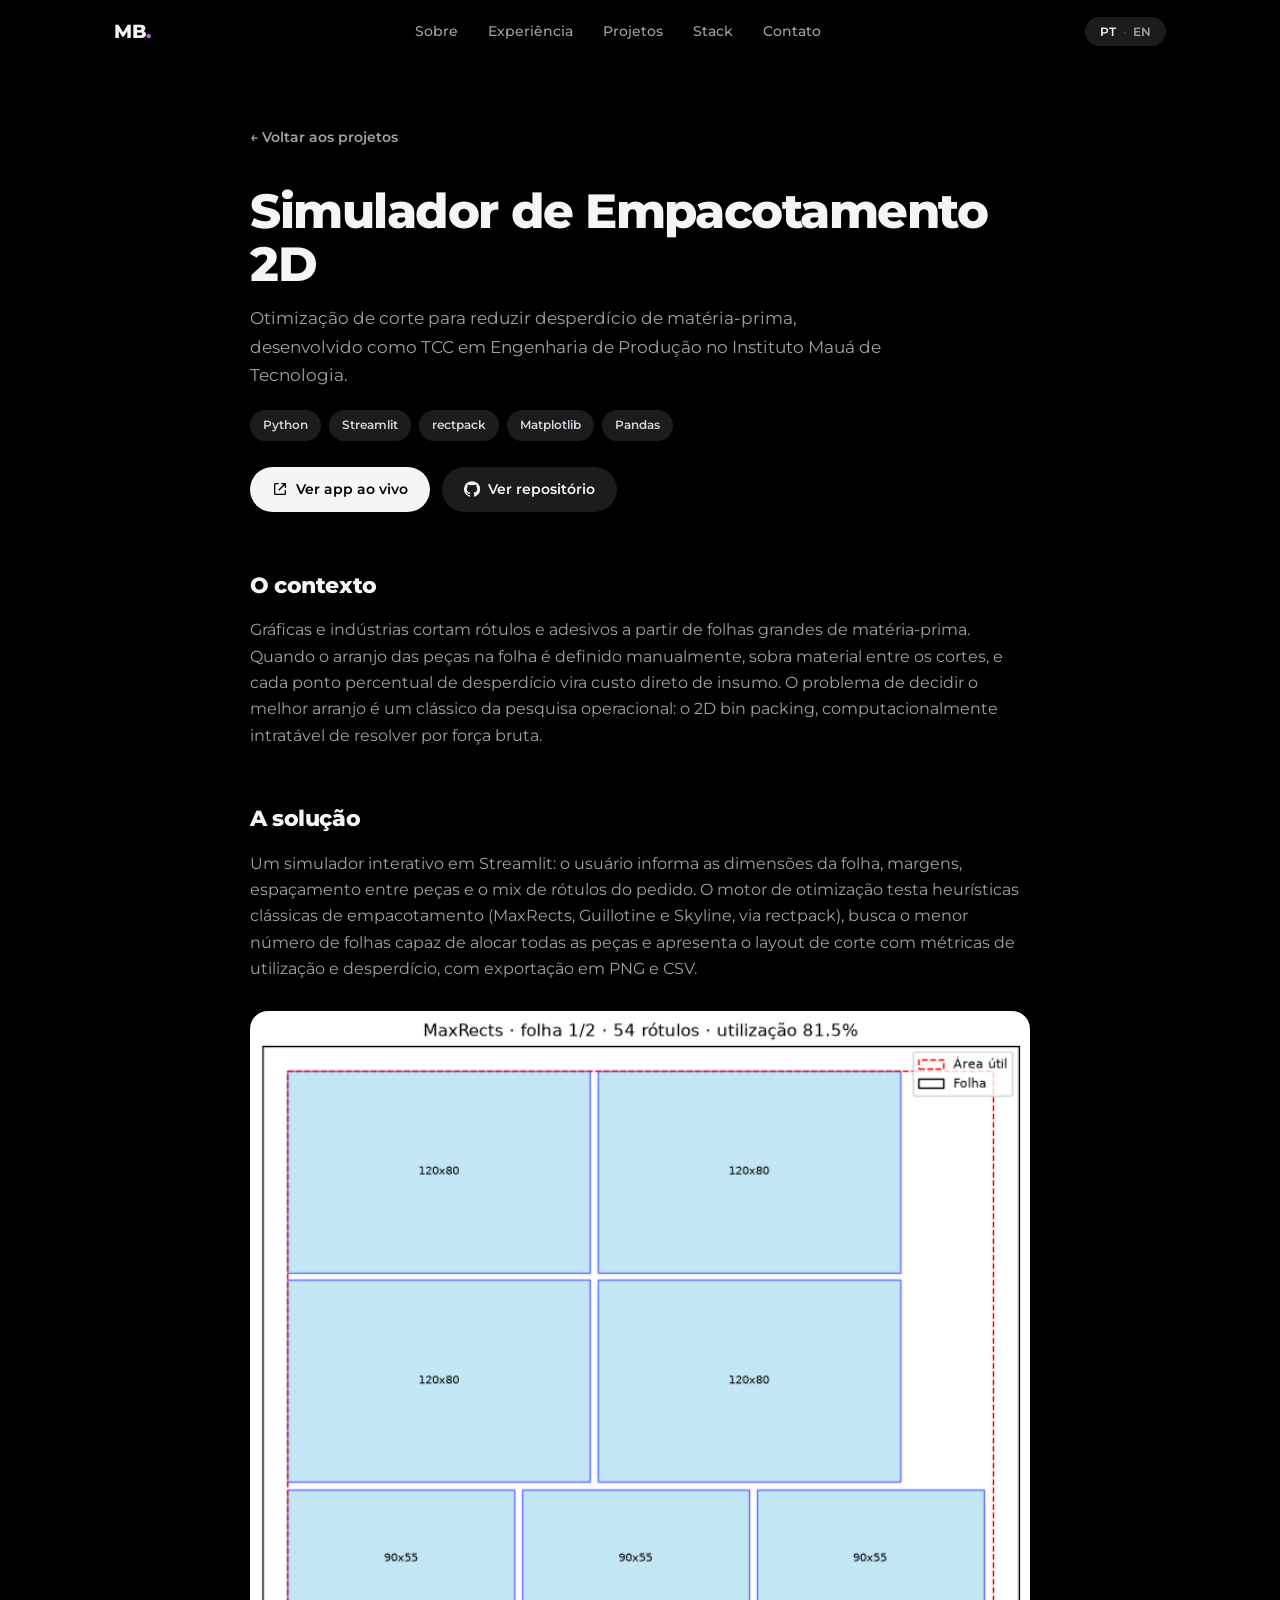
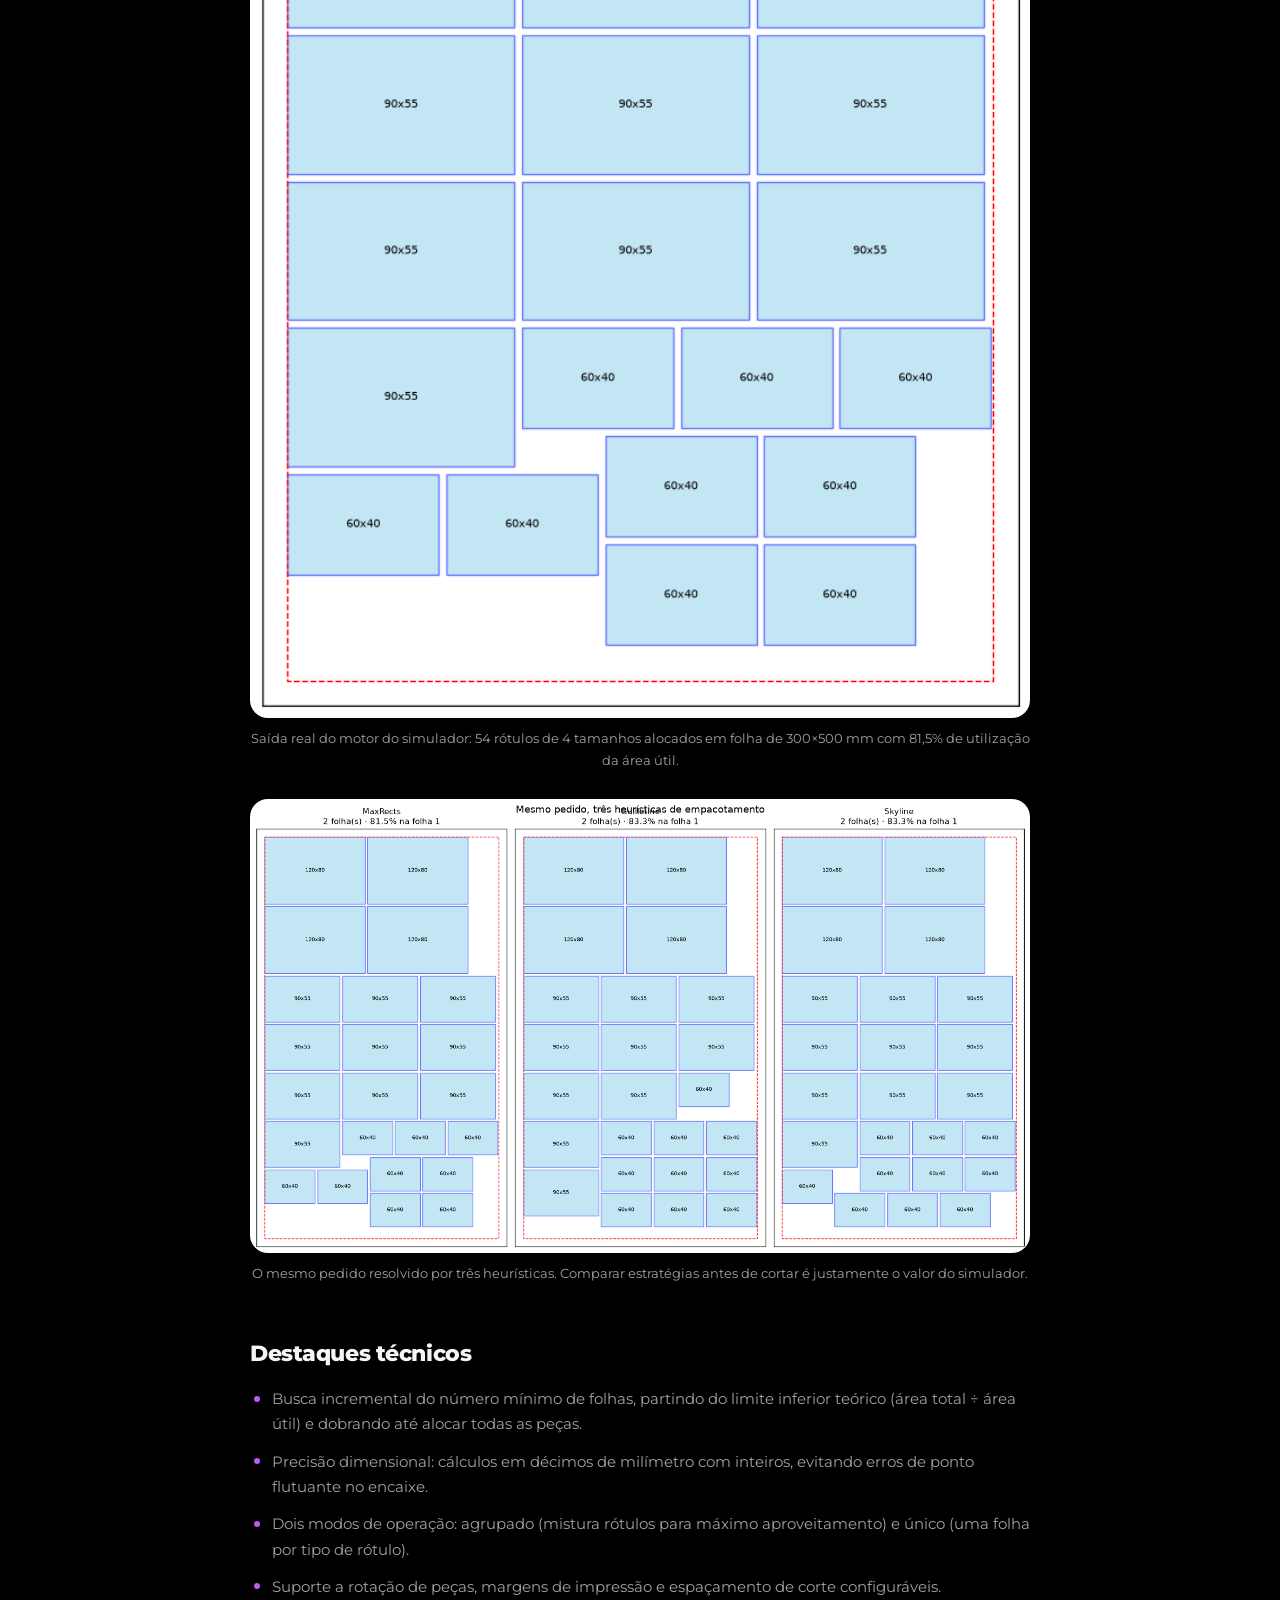
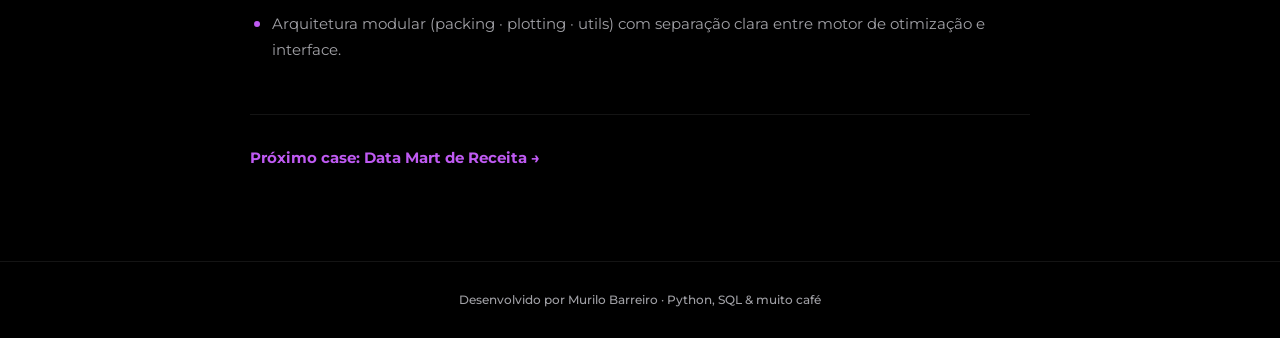
<file: projetos/simulador.html>
<!DOCTYPE html>
<html lang="pt-BR">
<head>
  <meta charset="UTF-8" />
  <meta name="viewport" content="width=device-width, initial-scale=1.0" />
  <meta name="color-scheme" content="dark" />
  <title>Simulador de Empacotamento 2D · Murilo Barreiro</title>
  <meta name="description" content="Case study: simulador de otimização de corte e empacotamento 2D em Python e Streamlit." />
  <link rel="preconnect" href="https://fonts.googleapis.com" />
  <link rel="preconnect" href="https://fonts.gstatic.com" crossorigin />
  <link href="https://fonts.googleapis.com/css2?family=Montserrat:wght@400;500;600;700;800&display=swap" rel="stylesheet" />
  <link rel="stylesheet" href="../css/styles.css" />
  <link rel="icon" href="data:image/svg+xml,<svg xmlns='http://www.w3.org/2000/svg' viewBox='0 0 100 100'><text y='0.9em' font-size='90'>📊</text></svg>" />
</head>
<body>

  <header class="nav" id="nav">
    <div class="nav__inner">
      <a href="../index.html" class="nav__logo" aria-label="Início">MB<span class="nav__logo-dot">.</span></a>
      <nav class="nav__links" id="navLinks">
        <a href="../index.html#sobre" data-i18n="nav.about">Sobre</a>
        <a href="../index.html#experiencia" data-i18n="nav.experience">Experiência</a>
        <a href="../index.html#projetos" data-i18n="nav.projects">Projetos</a>
        <a href="../index.html#stack" data-i18n="nav.stack">Stack</a>
        <a href="../index.html#contato" data-i18n="nav.contact">Contato</a>
      </nav>
      <div class="nav__actions">
        <button class="lang-toggle" id="langToggle" aria-label="Switch language">
          <span class="lang-toggle__opt is-active" data-lang="pt">PT</span>
          <span class="lang-toggle__sep">·</span>
          <span class="lang-toggle__opt" data-lang="en">EN</span>
        </button>
        <button class="nav__burger" id="navBurger" aria-label="Menu">
          <span></span><span></span><span></span>
        </button>
      </div>
    </div>
  </header>

  <main class="case">
    <div class="case__inner">
      <a href="../index.html#projetos" class="case__back" data-i18n="case.back">← Voltar aos projetos</a>

      <header class="case__hero">
        <h1 class="case__title" data-i18n="case.sim.title">Simulador de Empacotamento 2D</h1>
        <p class="case__subtitle" data-i18n="case.sim.subtitle">
          Otimização de corte para reduzir desperdício de matéria-prima, desenvolvido como TCC
          em Engenharia de Produção no Instituto Mauá de Tecnologia.
        </p>
        <div class="tags">
          <span class="tag">Python</span><span class="tag">Streamlit</span><span class="tag">rectpack</span><span class="tag">Matplotlib</span><span class="tag">Pandas</span>
        </div>
        <div class="case__links">
          <a href="https://simulador-de-empacotamento-2d.streamlit.app/" target="_blank" rel="noopener" class="btn btn--primary">
            <svg viewBox="0 0 24 24" width="16" height="16" fill="currentColor"><path d="M14 3h7v7h-2V6.4l-8.3 8.3-1.4-1.4L17.6 5H14V3zM5 5h5V3H5a2 2 0 0 0-2 2v14a2 2 0 0 0 2 2h14a2 2 0 0 0 2-2v-5h-2v5H5V5z"/></svg>
            <span data-i18n="case.app">Ver app ao vivo</span>
          </a>
          <a href="https://github.com/Murilo-Barreiro/simulador-de-empacotamento-2D" target="_blank" rel="noopener" class="btn btn--ghost">
            <svg viewBox="0 0 24 24" width="16" height="16" fill="currentColor"><path d="M12 .3a12 12 0 0 0-3.8 23.4c.6.1.8-.3.8-.6v-2c-3.3.7-4-1.6-4-1.6-.6-1.4-1.4-1.8-1.4-1.8-1-.7.1-.7.1-.7 1.2 0 1.9 1.2 1.9 1.2 1 1.8 2.8 1.3 3.5 1 0-.8.4-1.3.7-1.6-2.7-.3-5.5-1.3-5.5-6 0-1.2.5-2.3 1.3-3.1-.2-.4-.6-1.6.1-3.2 0 0 1-.3 3.4 1.2a11.5 11.5 0 0 1 6 0c2.3-1.5 3.3-1.2 3.3-1.2.7 1.6.3 2.8.1 3.2.8.8 1.3 1.9 1.3 3.2 0 4.6-2.8 5.6-5.5 5.9.5.4.9 1 .9 2.2v3.3c0 .3.1.7.8.6A12 12 0 0 0 12 .3"/></svg>
            <span data-i18n="case.repo">Ver repositório</span>
          </a>
        </div>
      </header>

      <section class="case__section">
        <h2 data-i18n="case.ctxTitle">O contexto</h2>
        <p data-i18n="case.sim.ctx">
          Gráficas e indústrias cortam rótulos e adesivos a partir de folhas grandes de
          matéria-prima. Quando o arranjo das peças na folha é definido manualmente, sobra
          material entre os cortes, e cada ponto percentual de desperdício vira custo direto
          de insumo. O problema de decidir o melhor arranjo é um clássico da pesquisa
          operacional: o 2D bin packing, computacionalmente intratável de resolver por força bruta.
        </p>
      </section>

      <section class="case__section">
        <h2 data-i18n="case.solTitle">A solução</h2>
        <p data-i18n="case.sim.sol">
          Um simulador interativo em Streamlit: o usuário informa as dimensões da folha, margens,
          espaçamento entre peças e o mix de rótulos do pedido. O motor de otimização testa
          heurísticas clássicas de empacotamento (MaxRects, Guillotine e Skyline, via rectpack),
          busca o menor número de folhas capaz de alocar todas as peças e apresenta o layout de
          corte com métricas de utilização e desperdício, com exportação em PNG e CSV.
        </p>
        <figure class="case__figure">
          <img src="../assets/img/sim-layout-maxrects.png" alt="Layout de corte gerado pelo simulador com heurística MaxRects" loading="lazy" />
          <figcaption data-i18n="case.sim.fig1">
            Saída real do motor do simulador: 54 rótulos de 4 tamanhos alocados em folha de
            300×500 mm com 81,5% de utilização da área útil.
          </figcaption>
        </figure>
        <figure class="case__figure">
          <img src="../assets/img/sim-comparativo.png" alt="Comparação entre as heurísticas MaxRects, Guillotine e Skyline" loading="lazy" />
          <figcaption data-i18n="case.sim.fig2">
            O mesmo pedido resolvido por três heurísticas. Comparar estratégias antes de cortar
            é justamente o valor do simulador.
          </figcaption>
        </figure>
      </section>

      <section class="case__section">
        <h2 data-i18n="case.hlTitle">Destaques técnicos</h2>
        <ul class="case__list">
          <li data-i18n="case.sim.h1">Busca incremental do número mínimo de folhas, partindo do limite inferior teórico (área total ÷ área útil) e dobrando até alocar todas as peças.</li>
          <li data-i18n="case.sim.h2">Precisão dimensional: cálculos em décimos de milímetro com inteiros, evitando erros de ponto flutuante no encaixe.</li>
          <li data-i18n="case.sim.h3">Dois modos de operação: agrupado (mistura rótulos para máximo aproveitamento) e único (uma folha por tipo de rótulo).</li>
          <li data-i18n="case.sim.h4">Suporte a rotação de peças, margens de impressão e espaçamento de corte configuráveis.</li>
          <li data-i18n="case.sim.h5">Arquitetura modular (packing · plotting · utils) com separação clara entre motor de otimização e interface.</li>
        </ul>
      </section>

      <nav class="case__nav">
        <a href="datamart.html" class="case__nav-link" data-i18n="case.next.dm">Próximo case: Data Mart de Receita →</a>
      </nav>
    </div>
  </main>

  <footer class="footer">
    <p data-i18n="footer.text">Desenvolvido por Murilo Barreiro · Python, SQL & muito café</p>
  </footer>

  <script src="../js/main.js"></script>
</body>
</html>
</file>
<file: css/styles.css>
/* ============ TOKENS — preto & branco à la Apple TV, acento roxo ============ */
:root {
  color-scheme: dark;
  --bg: #000000;
  --bg-alt: #0a0a0c;
  --card: #141416;
  --card-hover: #1c1c1e;
  --card-border: rgba(255, 255, 255, 0.08);
  --pill: #1c1c1e;
  --pill-text: #d1d1d6;
  --text: #f5f5f7;
  --text-dim: #a1a1a6;
  --accent: #bf5af2;
  --accent-soft: rgba(191, 90, 242, 0.14);
  --nav-h: 64px;
  --radius: 18px;
  --font: "Montserrat", system-ui, sans-serif;
}

* { margin: 0; padding: 0; box-sizing: border-box; }

html { scroll-behavior: smooth; scroll-padding-top: var(--nav-h); }

body {
  background: var(--bg);
  color: var(--text);
  font-family: var(--font);
  line-height: 1.65;
  -webkit-font-smoothing: antialiased;
  overflow-x: hidden;
}

.mono { font-family: var(--font); }
.accent { color: var(--accent); }

a { color: inherit; text-decoration: none; }

::selection { background: rgba(191, 90, 242, 0.35); }

/* ============ NAV ============ */
.nav {
  position: fixed;
  inset: 0 0 auto 0;
  height: var(--nav-h);
  z-index: 100;
  backdrop-filter: blur(20px) saturate(1.4);
  background: rgba(0, 0, 0, 0.72);
  border-bottom: 1px solid transparent;
  transition: border-color 0.3s;
}
.nav.is-scrolled { border-bottom-color: var(--card-border); }

.nav__inner {
  max-width: 1100px;
  margin: 0 auto;
  height: 100%;
  padding: 0 24px;
  display: flex;
  align-items: center;
  justify-content: space-between;
  gap: 16px;
}

.nav__logo {
  font-weight: 800;
  font-size: 1.2rem;
  letter-spacing: -0.02em;
}
.nav__logo-dot { color: var(--accent); }

.nav__links {
  display: flex;
  gap: 30px;
  font-size: 0.88rem;
  font-weight: 500;
  color: var(--text-dim);
}
.nav__links a { transition: color 0.2s; }
.nav__links a:hover, .nav__links a.is-active { color: var(--text); }

.nav__actions { display: flex; align-items: center; gap: 14px; }

.lang-toggle {
  background: var(--pill);
  border: none;
  border-radius: 999px;
  padding: 7px 15px;
  font-family: var(--font);
  font-size: 0.76rem;
  font-weight: 600;
  color: var(--text-dim);
  cursor: pointer;
  transition: background 0.2s;
}
.lang-toggle:hover { background: #2c2c2e; }
.lang-toggle__opt.is-active { color: var(--text); }
.lang-toggle__sep { margin: 0 4px; opacity: 0.35; }

.nav__burger { display: none; background: none; border: none; cursor: pointer; padding: 6px; }
.nav__burger span {
  display: block;
  width: 22px;
  height: 2px;
  background: var(--text);
  margin: 5px 0;
  border-radius: 2px;
  transition: transform 0.25s, opacity 0.25s;
}
.nav__burger.is-open span:nth-child(1) { transform: translateY(7px) rotate(45deg); }
.nav__burger.is-open span:nth-child(2) { opacity: 0; }
.nav__burger.is-open span:nth-child(3) { transform: translateY(-7px) rotate(-45deg); }

/* ============ HERO ============ */
.hero {
  min-height: 100svh;
  display: flex;
  align-items: center;
  justify-content: center;
  position: relative;
  padding: calc(var(--nav-h) + 40px) 24px 80px;
  overflow: hidden;
}
.hero::before {
  content: "";
  position: absolute;
  top: 20%;
  left: 50%;
  transform: translateX(-50%);
  width: 720px;
  height: 480px;
  background: radial-gradient(ellipse at center, rgba(191, 90, 242, 0.13), transparent 65%);
  pointer-events: none;
}

.hero__content {
  position: relative;
  max-width: 820px;
  text-align: center;
  animation: fadeUp 0.9s ease both;
}

.hero__hello {
  color: var(--text-dim);
  font-size: 0.82rem;
  font-weight: 600;
  letter-spacing: 0.22em;
  text-transform: uppercase;
  margin-bottom: 18px;
}

.hero__name {
  font-size: clamp(2.7rem, 7.5vw, 5rem);
  font-weight: 800;
  letter-spacing: -0.035em;
  line-height: 1.05;
}

.hero__roles {
  font-size: clamp(1rem, 2.6vw, 1.3rem);
  font-weight: 500;
  color: var(--text-dim);
  margin-top: 18px;
}

.hero__tagline {
  color: var(--text-dim);
  max-width: 560px;
  margin: 20px auto 0;
  font-size: 1rem;
  font-weight: 400;
}

.hero__cta { display: flex; gap: 14px; justify-content: center; margin-top: 38px; flex-wrap: wrap; }

.btn {
  display: inline-flex;
  align-items: center;
  gap: 8px;
  padding: 13px 30px;
  border-radius: 999px;
  font-weight: 600;
  font-size: 0.92rem;
  transition: transform 0.2s, background 0.2s, opacity 0.2s;
}
.btn:hover { transform: scale(1.03); }
.btn:active { transform: scale(0.98); }
.btn--primary { background: var(--text); color: #000; }
.btn--primary:hover { opacity: 0.9; }
.btn--ghost { background: var(--pill); color: var(--text); }
.btn--ghost:hover { background: #2c2c2e; }
.btn--lg { padding: 16px 40px; font-size: 1rem; }

.hero__social { display: flex; gap: 22px; justify-content: center; margin-top: 36px; }
.hero__social a { color: var(--text-dim); transition: color 0.2s, transform 0.2s; }
.hero__social a:hover { color: var(--text); transform: translateY(-2px); }

.hero__location {
  display: flex;
  align-items: center;
  justify-content: center;
  gap: 6px;
  margin-top: 28px;
  font-size: 0.78rem;
  font-weight: 500;
  color: var(--text-dim);
}

.hero__scroll {
  position: absolute;
  bottom: 26px;
  left: 50%;
  transform: translateX(-50%);
  color: var(--text-dim);
  animation: bounce 2.4s infinite;
}
.hero__scroll:hover { color: var(--text); }

/* ============ SECTIONS ============ */
.section { padding: 100px 24px; }
.section:nth-of-type(even) { background: var(--bg-alt); }
.section__inner { max-width: 1000px; margin: 0 auto; }

.section__title {
  font-size: clamp(1.7rem, 4.5vw, 2.4rem);
  font-weight: 800;
  letter-spacing: -0.025em;
  margin-bottom: 44px;
}
.section__title--center { text-align: center; }

.card {
  background: var(--card);
  border: 1px solid var(--card-border);
  border-radius: var(--radius);
  transition: transform 0.28s ease, background 0.28s ease, box-shadow 0.28s ease;
}

/* ============ SOBRE ============ */
.about { display: grid; grid-template-columns: 1.5fr 1fr; gap: 48px; align-items: start; }
.about__text p { color: var(--text-dim); margin-bottom: 18px; font-size: 1rem; }
.about__text p:last-child { margin-bottom: 0; }

.about__stats { display: grid; grid-template-columns: 1fr 1fr; gap: 14px; }
.stat {
  background: var(--card);
  border: 1px solid var(--card-border);
  border-radius: var(--radius);
  padding: 22px 16px;
  text-align: center;
}
.stat__value, .stat__plus {
  font-size: 2.1rem;
  font-weight: 700;
  letter-spacing: -0.02em;
  color: var(--accent);
}
.stat__label { display: block; font-size: 0.78rem; font-weight: 500; color: var(--text-dim); margin-top: 4px; }

/* ============ TIMELINE ============ */
.timeline { position: relative; padding-left: 28px; }
.timeline::before {
  content: "";
  position: absolute;
  left: 5px;
  top: 6px;
  bottom: 6px;
  width: 2px;
  background: rgba(255, 255, 255, 0.09);
}

.timeline__item { position: relative; margin-bottom: 34px; }
.timeline__item:last-child { margin-bottom: 0; }

.timeline__marker {
  position: absolute;
  left: -28px;
  top: 28px;
  width: 12px;
  height: 12px;
  border-radius: 50%;
  background: var(--accent);
  box-shadow: 0 0 0 5px var(--accent-soft);
}

.timeline__card { padding: 28px 30px; }
.timeline__card:hover {
  background: var(--card-hover);
  transform: scale(1.012);
  box-shadow: 0 18px 50px rgba(0, 0, 0, 0.55);
}

.timeline__period {
  font-size: 0.74rem;
  font-weight: 700;
  letter-spacing: 0.14em;
  text-transform: uppercase;
  color: var(--accent);
}
.timeline__role { font-size: 1.22rem; font-weight: 700; letter-spacing: -0.015em; margin-top: 8px; }
.timeline__company { color: var(--text-dim); font-weight: 600; font-size: 0.92rem; margin-bottom: 14px; }

.timeline__list { list-style: none; }
.timeline__list li {
  color: var(--text-dim);
  font-size: 0.92rem;
  padding-left: 20px;
  position: relative;
  margin-bottom: 8px;
}
.timeline__list li::before {
  content: "";
  position: absolute;
  left: 4px;
  top: 0.62em;
  width: 5px;
  height: 5px;
  border-radius: 50%;
  background: var(--accent);
}

/* ============ TAGS ============ */
.tags { display: flex; flex-wrap: wrap; gap: 8px; margin-top: 18px; }
.tag {
  font-size: 0.72rem;
  font-weight: 600;
  padding: 6px 13px;
  border-radius: 999px;
  background: var(--pill);
  color: var(--pill-text);
  white-space: nowrap;
}
.tags--lg .tag { font-size: 0.78rem; padding: 7px 15px; }

/* ============ PROJETOS ============ */
.projects { display: grid; grid-template-columns: repeat(auto-fit, minmax(290px, 1fr)); gap: 20px; }

.project { padding: 30px 28px; display: flex; flex-direction: column; }
.project:hover {
  background: var(--card-hover);
  transform: scale(1.025);
  box-shadow: 0 22px 60px rgba(0, 0, 0, 0.6);
}

.project__icon {
  color: var(--accent);
  background: var(--accent-soft);
  width: 54px;
  height: 54px;
  border-radius: 14px;
  display: flex;
  align-items: center;
  justify-content: center;
  margin-bottom: 20px;
}
.project__name { font-size: 1.1rem; font-weight: 700; letter-spacing: -0.015em; margin-bottom: 10px; }
.project__desc { color: var(--text-dim); font-size: 0.9rem; flex: 1; }

.project__links { display: flex; gap: 20px; margin-top: 20px; }
.project__links a {
  display: inline-flex;
  align-items: center;
  gap: 6px;
  font-size: 0.84rem;
  font-weight: 600;
  color: var(--accent);
  transition: opacity 0.2s;
}
.project__links a:hover { opacity: 0.75; }

/* ============ STACK ============ */
.stack { display: grid; grid-template-columns: repeat(auto-fit, minmax(290px, 1fr)); gap: 20px; }
.stack__group { padding: 26px 28px; }
.stack__group:hover { background: var(--card-hover); transform: scale(1.012); }
.stack__name {
  font-size: 0.76rem;
  font-weight: 700;
  letter-spacing: 0.14em;
  text-transform: uppercase;
  color: var(--accent);
  margin-bottom: 6px;
}
.stack__edu { color: var(--text-dim); font-size: 0.9rem; margin-top: 12px; }
.stack__edu strong { color: var(--text); font-weight: 700; }

/* ============ CONTATO ============ */
.section--contact { text-align: center; padding-bottom: 130px; }
.contact__text { color: var(--text-dim); max-width: 520px; margin: 0 auto 36px; font-size: 1.02rem; }
.contact__links {
  display: flex;
  gap: 30px;
  justify-content: center;
  margin-top: 38px;
  font-size: 0.84rem;
  font-weight: 500;
  flex-wrap: wrap;
}
.contact__links a { color: var(--text-dim); transition: color 0.2s; }
.contact__links a:hover { color: var(--text); }

/* ============ FOOTER ============ */
.footer {
  text-align: center;
  padding: 28px;
  font-size: 0.76rem;
  font-weight: 500;
  color: var(--text-dim);
  border-top: 1px solid var(--card-border);
}

/* ============ CAPAS DOS CARDS ============ */
.project__cover {
  margin: -30px -28px 22px;
  border-radius: var(--radius) var(--radius) 0 0;
  overflow: hidden;
  background: #0d0d0f;
  border-bottom: 1px solid var(--card-border);
  aspect-ratio: 16 / 9;
  display: flex;
  align-items: center;
  justify-content: center;
}
.project__cover img {
  width: 100%;
  height: 100%;
  object-fit: cover;
  object-position: top;
  transition: transform 0.35s ease;
}
.project__cover--diagram img { object-fit: contain; padding: 12px; }
.project:hover .project__cover img { transform: scale(1.04); }

.project__case {
  display: inline-flex;
  align-items: center;
  gap: 6px;
  margin-top: 18px;
  font-size: 0.88rem;
  font-weight: 600;
  color: var(--accent);
  transition: opacity 0.2s;
}
.project__case:hover { opacity: 0.75; }

/* ============ PÁGINAS DE CASE ============ */
.case { padding: calc(var(--nav-h) + 60px) 24px 90px; }
.case__inner { max-width: 780px; margin: 0 auto; }

.case__back {
  display: inline-block;
  font-size: 0.86rem;
  font-weight: 600;
  color: var(--text-dim);
  margin-bottom: 36px;
  transition: color 0.2s;
}
.case__back:hover { color: var(--accent); }

.case__hero { margin-bottom: 56px; }
.case__title {
  font-size: clamp(1.9rem, 5.5vw, 3rem);
  font-weight: 800;
  letter-spacing: -0.03em;
  line-height: 1.1;
}
.case__subtitle { color: var(--text-dim); font-size: 1.08rem; margin-top: 14px; max-width: 640px; }
.case__hero .tags { margin-top: 20px; }
.case__links { display: flex; gap: 12px; margin-top: 26px; flex-wrap: wrap; }
.case__links .btn { padding: 11px 22px; font-size: 0.86rem; }

.case__section { margin-bottom: 52px; }
.case__section h2 {
  font-size: 1.35rem;
  font-weight: 800;
  letter-spacing: -0.02em;
  margin-bottom: 14px;
}
.case__section > p { color: var(--text-dim); font-size: 1rem; }

.case__figure { margin: 28px 0 0; }
.case__figure img {
  width: 100%;
  border-radius: var(--radius);
  border: 1px solid var(--card-border);
  background: #fff;
  display: block;
}
.case__figure--diagram img { background: var(--card); padding: 18px; }
.case__figure figcaption {
  color: var(--text-dim);
  font-size: 0.82rem;
  margin-top: 10px;
  text-align: center;
}

.case__sample {
  background: var(--card);
  border: 1px solid var(--card-border);
  border-radius: var(--radius);
  padding: 24px 26px;
  color: var(--text-dim);
  font-size: 0.84rem;
  line-height: 1.7;
  white-space: pre-wrap;
  font-family: ui-monospace, Consolas, monospace;
}

.case__list { list-style: none; }
.case__list li {
  color: var(--text-dim);
  font-size: 0.96rem;
  padding-left: 22px;
  position: relative;
  margin-bottom: 12px;
}
.case__list li::before {
  content: "";
  position: absolute;
  left: 4px;
  top: 0.62em;
  width: 6px;
  height: 6px;
  border-radius: 50%;
  background: var(--accent);
}

.case__nav { border-top: 1px solid var(--card-border); padding-top: 30px; }
.case__nav-link { font-weight: 700; color: var(--accent); font-size: 0.95rem; transition: opacity 0.2s; }
.case__nav-link:hover { opacity: 0.75; }

/* ============ ANIMAÇÕES ============ */
.reveal { opacity: 0; transform: translateY(28px); transition: opacity 0.7s ease, transform 0.7s ease; }
.reveal.is-visible { opacity: 1; transform: none; }

@keyframes fadeUp {
  from { opacity: 0; transform: translateY(24px); }
  to { opacity: 1; transform: none; }
}
@keyframes bounce {
  0%, 100% { transform: translate(-50%, 0); }
  50% { transform: translate(-50%, 8px); }
}

@media (prefers-reduced-motion: reduce) {
  html { scroll-behavior: auto; }
  *, *::before, *::after { animation-duration: 0.01ms !important; transition-duration: 0.01ms !important; }
}

/* ============ RESPONSIVO ============ */
@media (max-width: 820px) {
  .about { grid-template-columns: 1fr; gap: 32px; }

  .nav__burger { display: block; }
  .nav__links {
    position: fixed;
    top: var(--nav-h);
    right: 0;
    flex-direction: column;
    background: rgba(18, 18, 20, 0.97);
    backdrop-filter: blur(20px);
    border: 1px solid var(--card-border);
    border-right: none;
    border-radius: var(--radius) 0 0 var(--radius);
    padding: 24px 40px 24px 28px;
    gap: 18px;
    transform: translateX(110%);
    transition: transform 0.3s ease;
  }
  .nav__links.is-open { transform: none; }
}

@media (max-width: 480px) {
  .section { padding: 76px 18px; }
  .about__stats { grid-template-columns: 1fr 1fr; gap: 12px; }
  .hero__cta .btn { width: 100%; justify-content: center; }
}
</file>
